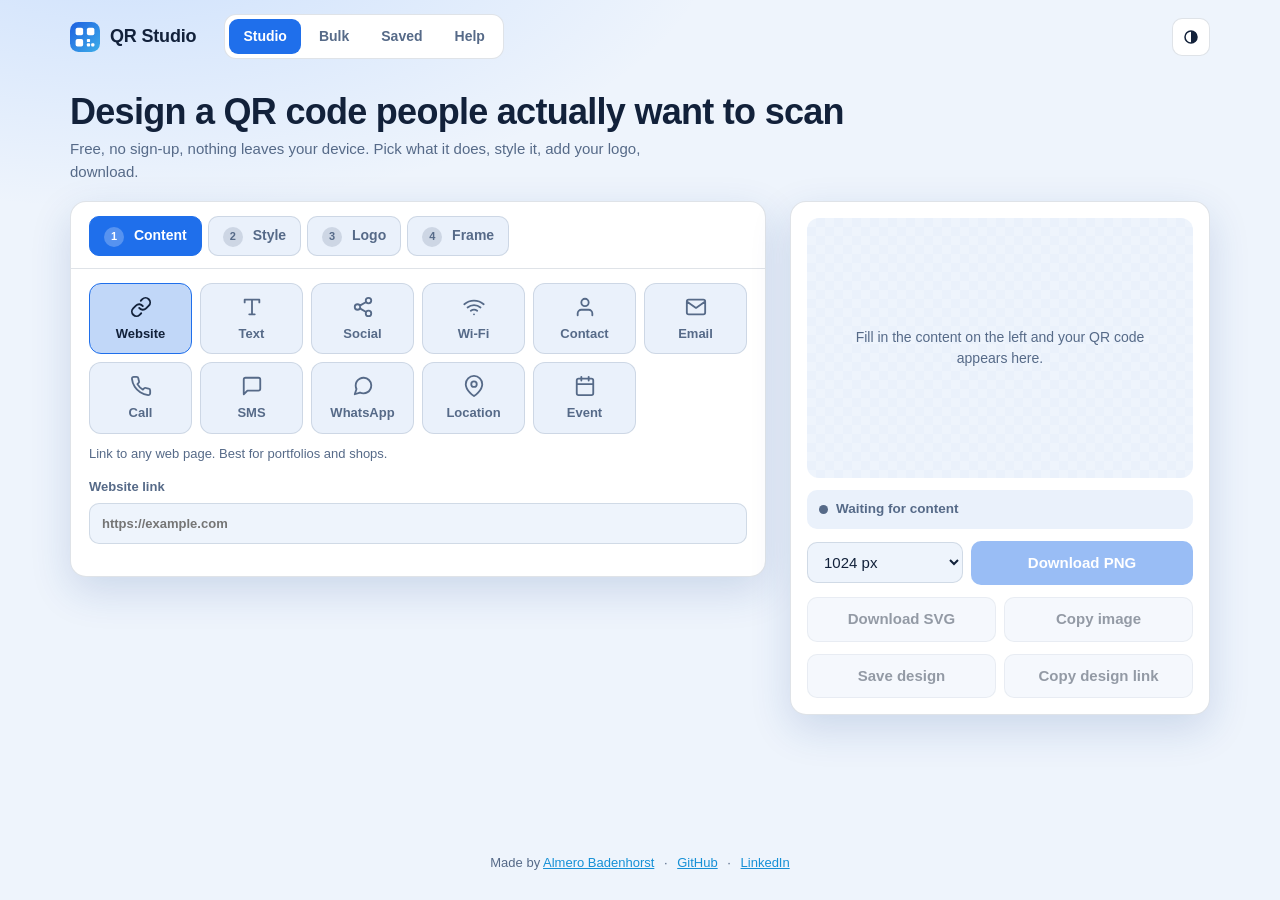
<file: index.html>
<!doctype html>
<html lang="en" data-theme="dark">
<head>
<meta charset="utf-8">
<meta name="viewport" content="width=device-width, initial-scale=1, viewport-fit=cover">
<title>QR Studio | Free custom QR code creator</title>
<meta name="description" content="Create beautiful, custom QR codes for free: links, Wi-Fi, contacts, WhatsApp and more. Add your logo, colours and frames, download PNG or SVG. Private: everything runs in your browser.">
<meta property="og:title" content="QR Studio | Free custom QR code creator">
<meta property="og:description" content="Design QR codes with your own logo, colours and frames. Bulk export, scan check, no sign-up, no tracking.">
<meta name="theme-color" content="#0b1a2f">
<link rel="icon" href="assets/icon.svg" type="image/svg+xml">
<link rel="manifest" href="manifest.webmanifest">
<link rel="apple-touch-icon" href="assets/icon-192.png">
<link rel="stylesheet" href="css/style.css">
</head>
<body>

<header class="top">
  <a class="brand" href="./" aria-label="QR Studio home">
    <svg viewBox="0 0 32 32" width="30" height="30" aria-hidden="true"><rect width="32" height="32" rx="9" fill="url(#bg)"/><defs><linearGradient id="bg" x1="0" y1="0" x2="1" y2="1"><stop offset="0" stop-color="#1d5fe0"/><stop offset="1" stop-color="#3daee9"/></linearGradient></defs><g fill="#fff"><rect x="6" y="6" width="8" height="8" rx="2"/><rect x="18" y="6" width="8" height="8" rx="2"/><rect x="6" y="18" width="8" height="8" rx="2"/><rect x="18" y="18" width="3.4" height="3.4" rx="1"/><rect x="22.6" y="22.6" width="3.4" height="3.4" rx="1"/><rect x="18" y="22.6" width="3.4" height="3.4" rx="1"/></g></svg>
    <span>QR Studio</span>
  </a>
  <nav class="modes" role="tablist" aria-label="Sections">
    <button role="tab" data-view="studio" class="on">Studio</button>
    <button role="tab" data-view="bulk">Bulk</button>
    <button role="tab" data-view="saved">Saved <span id="saved-count" class="count" hidden></span></button>
    <button role="tab" data-view="help">Help</button>
  </nav>
  <div class="top-actions">
    <button id="theme" class="icon-btn" aria-label="Switch light or dark theme" title="Switch theme">
      <svg viewBox="0 0 24 24" width="18" height="18"><circle cx="12" cy="12" r="8" fill="none" stroke="currentColor" stroke-width="2"/><path d="M12 4a8 8 0 0 1 0 16z" fill="currentColor"/></svg>
    </button>
  </div>
</header>

<main>
  <!-- ================= STUDIO ================= -->
  <section id="view-studio" class="view">
    <div class="hero">
      <h1>Design a QR code people actually want to scan</h1>
      <p>Free, no sign-up, nothing leaves your device. Pick what it does, style it, add your logo, download.</p>
    </div>
    <div class="studio">
      <div class="controls">
        <div class="steps" role="tablist" aria-label="Design steps">
          <button role="tab" class="on" data-tab="content"><b>1</b> Content</button>
          <button role="tab" data-tab="style"><b>2</b> Style</button>
          <button role="tab" data-tab="logo"><b>3</b> Logo</button>
          <button role="tab" data-tab="frame"><b>4</b> Frame</button>
        </div>

        <!-- 1 Content -->
        <div class="pane on" id="pane-content">
          <div class="types" id="types" role="radiogroup" aria-label="What should the QR code do?"></div>
          <p class="hint" id="type-hint"></p>
          <div class="fields" id="fields"></div>
          <p class="meta" id="meta"></p>
        </div>

        <!-- 2 Style -->
        <div class="pane" id="pane-style">
          <h3>Quick looks</h3><div class="presets" id="presets"></div>
          <h3>Pattern</h3><div class="opts" id="o-dots" data-bind="style.dots"></div>
          <div class="two">
            <div><h3>Eye frame</h3><div class="opts" id="o-eyeFrame" data-bind="style.eyeFrame"></div></div>
            <div><h3>Eye centre</h3><div class="opts" id="o-eyeBall" data-bind="style.eyeBall"></div></div>
          </div>
          <h3>Colours</h3>
          <div class="row">
            <label class="fld">Main colour<input type="color" data-bind="style.fg"></label>
            <label class="fld">Fill<select data-bind="style.grad"><option value="none">Solid</option><option value="linear">Gradient</option><option value="radial">Radial gradient</option></select></label>
          </div>
          <div class="row" data-showif="style.grad!=none">
            <label class="fld">Second colour<input type="color" data-bind="style.fg2"></label>
            <label class="fld" data-showif="style.grad=linear"><span>Angle <b data-out="style.angle"></b>°</span><input type="range" min="0" max="360" step="5" data-bind="style.angle"></label>
          </div>
          <label class="check"><input type="checkbox" data-bind="style.eyeCustom"> Use a different colour for the eyes</label>
          <div class="row" data-showif="style.eyeCustom"><label class="fld">Eye colour<input type="color" data-bind="style.eyeColor"></label></div>
          <div class="row">
            <label class="fld">Background<input type="color" data-bind="style.bg"></label>
            <label class="check pad-top"><input type="checkbox" data-bind="style.transp"> Transparent (PNG/SVG)</label>
          </div>
          <h3>Shape &amp; safety</h3>
          <div class="row">
            <label class="fld"><span>Corner roundness <b data-out="style.radius"></b></span><input type="range" min="0" max="40" data-bind="style.radius"></label>
            <label class="fld"><span>Quiet border <b data-out="style.margin"></b></span><input type="range" min="0" max="8" data-bind="style.margin"></label>
          </div>
          <label class="fld">Error correction
            <select data-bind="style.ecc"><option value="L">Low (7%): simplest code</option><option value="M">Medium (15%)</option><option value="Q">Quartile (25%)</option><option value="H">High (30%): best with logos</option></select>
          </label>
          <p class="hint">A logo in the middle automatically switches this to High.</p>
        </div>

        <!-- 3 Logo -->
        <div class="pane" id="pane-logo">
          <div class="drop" id="drop" tabindex="0" role="button" aria-label="Upload a logo or photo">
            <input type="file" id="logo-file" accept="image/*" hidden>
            <img id="logo-thumb" alt="" hidden>
            <div><b>Add your logo or photo</b><span>Click, or drop an image here</span></div>
          </div>
          <h3>Or pick an icon</h3><div class="icons" id="icons"></div>
          <div class="row" data-showif="logo.src">
            <label class="fld">Placement
              <select data-bind="logo.place"><option value="center">In the middle of the QR</option><option value="top">On top (Card frame)</option></select>
            </label>
            <label class="fld">Shape
              <select data-bind="logo.shape"><option value="circle">Circle</option><option value="rounded">Rounded square</option><option value="square">Square</option></select>
            </label>
          </div>
          <div data-showif="logo.src">
            <label class="fld" data-showif="logo.place=center"><span>Logo size <b data-out="logo.size"></b>%</span><input type="range" min="10" max="28" data-bind="logo.size"></label>
            <label class="check" data-showif="logo.place=center"><input type="checkbox" data-bind="logo.pad"> White space around the logo</label>
            <button class="btn ghost" id="logo-remove" type="button">Remove logo</button>
          </div>
          <p class="hint">Tip: keep it at 22% or less. The scan check below the preview warns you if it is too big.</p>
        </div>

        <!-- 4 Frame -->
        <div class="pane" id="pane-frame">
          <div class="opts big" id="o-frame" data-bind="frame.kind">
            <button type="button" data-v="none"><span>Plain</span><small>Just the code</small></button>
            <button type="button" data-v="card"><span>Profile card</span><small>Photo, name, code</small></button>
            <button type="button" data-v="badge"><span>Badge</span><small>“Scan me” bar</small></button>
          </div>
          <div data-showif="frame.kind=card">
            <label class="fld">Name or title<input type="text" data-bind="frame.title" maxlength="60"></label>
            <label class="fld">Caption<input type="text" data-bind="frame.caption" maxlength="80" placeholder="e.g. Scan to view my portfolio"></label>
            <label class="check"><input type="checkbox" data-bind="frame.showUrl"> Show the web address under the code</label>
            <p class="hint">Want your photo on top? In the Logo step, set Placement to “On top”.</p>
          </div>
          <div data-showif="frame.kind=badge"><label class="fld">Badge text<input type="text" data-bind="frame.badge" maxlength="24"></label></div>
          <div class="row" data-showif="frame.kind!=none">
            <label class="fld">Colour 1<input type="color" data-bind="frame.c1"></label>
            <label class="fld" data-showif="frame.kind=card">Colour 2<input type="color" data-bind="frame.c2"></label>
            <label class="fld">Text colour<input type="color" data-bind="frame.tc"></label>
          </div>
        </div>
      </div>

      <aside class="stage">
        <div class="preview-card">
          <div id="preview" class="preview" aria-live="polite"></div>
          <div id="scan" class="scan" role="status"></div>
          <ul id="warnings" class="warnings"></ul>
          <div class="actions">
            <select id="px" aria-label="Image size"><option value="512">512 px</option><option value="1024">1024 px</option><option value="2048">2048 px</option><option value="4096">4096 px (print)</option></select>
            <button class="btn" id="dl-png" type="button">Download PNG</button>
          </div>
          <div class="actions two-col">
            <button class="btn ghost" id="dl-svg" type="button">Download SVG</button>
            <button class="btn ghost" id="copy" type="button">Copy image</button>
          </div>
          <div class="actions two-col">
            <button class="btn ghost" id="save" type="button">Save design</button>
            <button class="btn ghost" id="share" type="button">Copy design link</button>
          </div>
        </div>
      </aside>
    </div>
  </section>

  <!-- ================= BULK ================= -->
  <section id="view-bulk" class="view" hidden>
    <div class="hero"><h1>Bulk QR codes</h1><p>Paste a list and get a ZIP of images, all in your current design. Perfect for event tickets, table numbers or product labels.</p></div>
    <div class="bulk">
      <div class="panel">
        <label class="fld">One per line. Optional label first: <code>Label | content</code>
          <textarea id="bulk-text" rows="10" placeholder="Table 1 | https://example.com/menu?t=1&#10;Table 2 | https://example.com/menu?t=2&#10;https://example.com/offer"></textarea>
        </label>
        <div class="row">
          <label class="fld">Treat each line as
            <select id="bulk-mode"><option value="url">A website link (adds https://)</option><option value="text">Plain text</option></select>
          </label>
          <label class="fld">Image size
            <select id="bulk-px"><option value="512">512 px</option><option value="1024" selected>1024 px</option><option value="2048">2048 px</option></select>
          </label>
        </div>
        <label class="check"><input type="checkbox" id="bulk-label"> Use the label as the card title or badge text</label>
        <div class="actions">
          <label class="btn ghost file">Load CSV or TXT<input type="file" id="bulk-file" accept=".csv,.txt,text/plain" hidden></label>
          <button class="btn" id="bulk-go" type="button">Generate</button>
          <button class="btn" id="bulk-zip" type="button" disabled>Download ZIP</button>
        </div>
        <p class="hint" id="bulk-status">Uses the design from the Studio tab. Up to 300 lines.</p>
      </div>
      <div class="grid-out" id="bulk-out"></div>
    </div>
  </section>

  <!-- ================= SAVED ================= -->
  <section id="view-saved" class="view" hidden>
    <div class="hero"><h1>Saved designs</h1><p>Stored only in this browser. Open a design to keep editing it.</p></div>
    <div class="grid-out" id="saved-out"></div>
  </section>

  <!-- ================= HELP ================= -->
  <section id="view-help" class="view" hidden>
    <div class="hero"><h1>Help &amp; good to know</h1></div>
    <div class="help">
      <article class="panel"><h3>Static, so it never expires</h3><p>These QR codes contain your information directly. They work forever, cost nothing and cannot be switched off. The trade-off is that you can’t change the link later or count scans. If you need either, print a short link you control instead.</p></article>
      <article class="panel"><h3>Private by design</h3><p>Everything is made in your browser. Your text, photos and logos are never uploaded. Saved designs live in your browser’s storage only.</p></article>
      <article class="panel"><h3>Make it scan every time</h3><ul><li>Dark pattern on a light background scans best.</li><li>Keep the logo at 22% or less.</li><li>Shorter links make simpler, easier codes.</li><li>Print at least 2 cm (¾ in) wide. Test with a phone first.</li><li>Watch the scan check under the preview.</li></ul></article>
      <article class="panel"><h3>Shortcuts</h3><ul><li><code>?url=https://…</code> after the address pre-fills a link.</li><li>“Copy design link” shares your style (not your logo) with anyone.</li><li>Install it as an app from your browser menu to use it offline.</li></ul></article>
      <article class="panel"><h3>Open source</h3><p>Built with plain HTML, CSS and JavaScript by Almero Badenhorst. QR encoding by <a href="https://github.com/kazuhikoarase/qrcode-generator" target="_blank" rel="noopener">qrcode-generator</a>, scan check by <a href="https://github.com/cozmo/jsQR" target="_blank" rel="noopener">jsQR</a>.</p></article>
    </div>
  </section>
</main>

<footer class="foot">
  <span>Made by <a href="https://sneeuman.github.io/personal-website/" target="_blank" rel="noopener">Almero Badenhorst</a></span>
  <span class="dot">·</span>
  <a href="https://github.com/Sneeuman" target="_blank" rel="noopener">GitHub</a>
  <span class="dot">·</span>
  <a href="https://www.linkedin.com/in/almero-badenhorst-b879a4302/" target="_blank" rel="noopener">LinkedIn</a>
</footer>

<div id="toast" role="status" aria-live="polite"></div>

<script src="vendor/qrcode.js"></script>
<script src="vendor/jsQR.js"></script>
<script src="js/payloads.js"></script>
<script src="js/qr-core.js"></script>
<script src="js/render.js"></script>
<script src="js/export.js"></script>
<script src="js/storage.js"></script>
<script src="js/scancheck.js"></script>
<script src="js/main.js"></script>
</body>
</html>
</file>
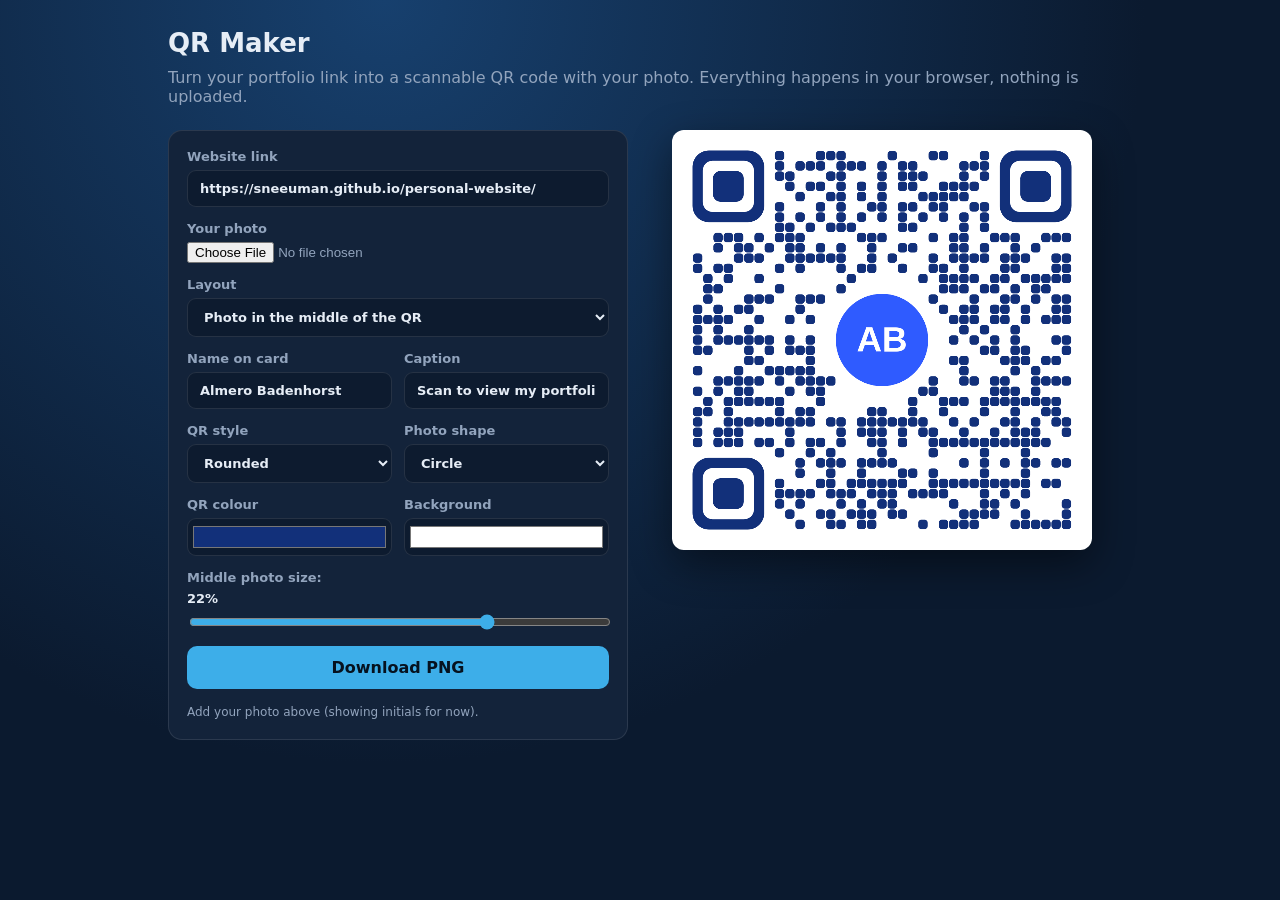
<file: qr-maker.html>
<!doctype html>
<html lang="en">
<head>
<meta charset="utf-8">
<meta name="viewport" content="width=device-width, initial-scale=1">
<title>QR Maker | Almero Badenhorst</title>
<style>
:root { --bg:#0b1a2f; --panel:#13233a; --line:rgba(255,255,255,.1); --text:#e6edf6; --muted:#92a4bd; --accent:#3daee9; }
* { box-sizing: border-box; }
body { margin:0; font-family: "Noto Sans","Segoe UI",system-ui,sans-serif; background: radial-gradient(ellipse at 30% 0%, #17406e, var(--bg) 60%); color: var(--text); min-height:100vh; }
main { max-width: 980px; margin: 0 auto; padding: 28px 18px 48px; display:grid; grid-template-columns: 1fr 1fr; gap: 24px; }
h1 { grid-column: 1/-1; margin:0; font-size: 26px; } .lead { grid-column:1/-1; margin:-14px 0 0; color:var(--muted); }
.panel { background: var(--panel); border:1px solid var(--line); border-radius: 14px; padding: 18px; display:grid; gap: 14px; align-content:start; }
label b { display:inline; color: var(--text); }
label { display:grid; gap:6px; font-size:13px; color:var(--muted); font-weight:600; }
input[type=text], input[type=url], select { width:100%; padding:10px 12px; border-radius:9px; border:1px solid var(--line); background:#0d1b2f; color:var(--text); font:inherit; }
input[type=file] { color: var(--muted); }
input[type=range] { width:100%; accent-color: var(--accent); }
input[type=color] { width: 100%; height: 38px; border:1px solid var(--line); border-radius:9px; background:#0d1b2f; padding:3px; }
.row { display:grid; grid-template-columns: 1fr 1fr; gap: 12px; }
button { padding: 12px 16px; border-radius: 10px; border:0; background: var(--accent); color:#06121f; font: inherit; font-weight:700; cursor:pointer; }
button:hover { filter: brightness(1.1); }
.preview { display:grid; justify-items:center; gap: 14px; position: sticky; top: 18px; align-self:start; }
canvas { width: 100%; max-width: 420px; height: auto; border-radius: 12px; background:#fff; box-shadow: 0 14px 40px rgba(0,0,0,.45); }
.hint { font-size:12px; color: var(--muted); margin:0; line-height:1.5; }
.ok { color:#7fd0ff; }
@media (max-width: 760px) { main { grid-template-columns: 1fr; } .preview { position: static; } }
</style>
</head>
<body>
<main>
  <h1>QR Maker</h1>
  <p class="lead">Turn your portfolio link into a scannable QR code with your photo. Everything happens in your browser, nothing is uploaded.</p>

  <section class="panel">
    <label>Website link
      <input id="url" type="url" value="https://sneeuman.github.io/personal-website/" spellcheck="false">
    </label>
    <label>Your photo
      <input id="photo" type="file" accept="image/*">
    </label>
    <label>Layout
      <select id="layout">
        <option value="center">Photo in the middle of the QR</option>
        <option value="card">Card: photo on top, QR below</option>
      </select>
    </label>
    <div class="row">
      <label>Name on card <input id="name" type="text" value="Almero Badenhorst"></label>
      <label>Caption <input id="caption" type="text" value="Scan to view my portfolio"></label>
    </div>
    <div class="row">
      <label>QR style
        <select id="style"><option value="rounded">Rounded</option><option value="dots">Dots</option><option value="square">Square</option></select>
      </label>
      <label>Photo shape
        <select id="shape"><option value="circle">Circle</option><option value="rounded">Rounded square</option></select>
      </label>
    </div>
    <div class="row">
      <label>QR colour <input id="fg" type="color" value="#12307a"></label>
      <label>Background <input id="bg" type="color" value="#ffffff"></label>
    </div>
    <label>Middle photo size: <b><span id="szv">22</span>%</b>
      <input id="size" type="range" min="12" max="26" value="22">
    </label>
    <button id="dl" type="button">Download PNG</button>
    <p class="hint" id="status">Add your photo above. Always test the saved image with your phone camera before sharing it.</p>
  </section>

  <section class="preview">
    <canvas id="cv" width="1200" height="1200" aria-label="QR code preview"></canvas>
  </section>
</main>

<script>
//---------------------------------------------------------------------
//
// QR Code Generator for JavaScript
//
// Copyright (c) 2009 Kazuhiko Arase
//
// URL: http://www.d-project.com/
//
// Licensed under the MIT license:
//  http://www.opensource.org/licenses/mit-license.php
//
// The word 'QR Code' is registered trademark of
// DENSO WAVE INCORPORATED
//  http://www.denso-wave.com/qrcode/faqpatent-e.html
//
//---------------------------------------------------------------------

var qrcode = function() {

  //---------------------------------------------------------------------
  // qrcode
  //---------------------------------------------------------------------

  /**
   * qrcode
   * @param typeNumber 1 to 40
   * @param errorCorrectionLevel 'L','M','Q','H'
   */
  var qrcode = function(typeNumber, errorCorrectionLevel) {

    var PAD0 = 0xEC;
    var PAD1 = 0x11;

    var _typeNumber = typeNumber;
    var _errorCorrectionLevel = QRErrorCorrectionLevel[errorCorrectionLevel];
    var _modules = null;
    var _moduleCount = 0;
    var _dataCache = null;
    var _dataList = [];

    var _this = {};

    var makeImpl = function(test, maskPattern) {

      _moduleCount = _typeNumber * 4 + 17;
      _modules = function(moduleCount) {
        var modules = new Array(moduleCount);
        for (var row = 0; row < moduleCount; row += 1) {
          modules[row] = new Array(moduleCount);
          for (var col = 0; col < moduleCount; col += 1) {
            modules[row][col] = null;
          }
        }
        return modules;
      }(_moduleCount);

      setupPositionProbePattern(0, 0);
      setupPositionProbePattern(_moduleCount - 7, 0);
      setupPositionProbePattern(0, _moduleCount - 7);
      setupPositionAdjustPattern();
      setupTimingPattern();
      setupTypeInfo(test, maskPattern);

      if (_typeNumber >= 7) {
        setupTypeNumber(test);
      }

      if (_dataCache == null) {
        _dataCache = createData(_typeNumber, _errorCorrectionLevel, _dataList);
      }

      mapData(_dataCache, maskPattern);
    };

    var setupPositionProbePattern = function(row, col) {

      for (var r = -1; r <= 7; r += 1) {

        if (row + r <= -1 || _moduleCount <= row + r) continue;

        for (var c = -1; c <= 7; c += 1) {

          if (col + c <= -1 || _moduleCount <= col + c) continue;

          if ( (0 <= r && r <= 6 && (c == 0 || c == 6) )
              || (0 <= c && c <= 6 && (r == 0 || r == 6) )
              || (2 <= r && r <= 4 && 2 <= c && c <= 4) ) {
            _modules[row + r][col + c] = true;
          } else {
            _modules[row + r][col + c] = false;
          }
        }
      }
    };

    var getBestMaskPattern = function() {

      var minLostPoint = 0;
      var pattern = 0;

      for (var i = 0; i < 8; i += 1) {

        makeImpl(true, i);

        var lostPoint = QRUtil.getLostPoint(_this);

        if (i == 0 || minLostPoint > lostPoint) {
          minLostPoint = lostPoint;
          pattern = i;
        }
      }

      return pattern;
    };

    var setupTimingPattern = function() {

      for (var r = 8; r < _moduleCount - 8; r += 1) {
        if (_modules[r][6] != null) {
          continue;
        }
        _modules[r][6] = (r % 2 == 0);
      }

      for (var c = 8; c < _moduleCount - 8; c += 1) {
        if (_modules[6][c] != null) {
          continue;
        }
        _modules[6][c] = (c % 2 == 0);
      }
    };

    var setupPositionAdjustPattern = function() {

      var pos = QRUtil.getPatternPosition(_typeNumber);

      for (var i = 0; i < pos.length; i += 1) {

        for (var j = 0; j < pos.length; j += 1) {

          var row = pos[i];
          var col = pos[j];

          if (_modules[row][col] != null) {
            continue;
          }

          for (var r = -2; r <= 2; r += 1) {

            for (var c = -2; c <= 2; c += 1) {

              if (r == -2 || r == 2 || c == -2 || c == 2
                  || (r == 0 && c == 0) ) {
                _modules[row + r][col + c] = true;
              } else {
                _modules[row + r][col + c] = false;
              }
            }
          }
        }
      }
    };

    var setupTypeNumber = function(test) {

      var bits = QRUtil.getBCHTypeNumber(_typeNumber);

      for (var i = 0; i < 18; i += 1) {
        var mod = (!test && ( (bits >> i) & 1) == 1);
        _modules[Math.floor(i / 3)][i % 3 + _moduleCount - 8 - 3] = mod;
      }

      for (var i = 0; i < 18; i += 1) {
        var mod = (!test && ( (bits >> i) & 1) == 1);
        _modules[i % 3 + _moduleCount - 8 - 3][Math.floor(i / 3)] = mod;
      }
    };

    var setupTypeInfo = function(test, maskPattern) {

      var data = (_errorCorrectionLevel << 3) | maskPattern;
      var bits = QRUtil.getBCHTypeInfo(data);

      // vertical
      for (var i = 0; i < 15; i += 1) {

        var mod = (!test && ( (bits >> i) & 1) == 1);

        if (i < 6) {
          _modules[i][8] = mod;
        } else if (i < 8) {
          _modules[i + 1][8] = mod;
        } else {
          _modules[_moduleCount - 15 + i][8] = mod;
        }
      }

      // horizontal
      for (var i = 0; i < 15; i += 1) {

        var mod = (!test && ( (bits >> i) & 1) == 1);

        if (i < 8) {
          _modules[8][_moduleCount - i - 1] = mod;
        } else if (i < 9) {
          _modules[8][15 - i - 1 + 1] = mod;
        } else {
          _modules[8][15 - i - 1] = mod;
        }
      }

      // fixed module
      _modules[_moduleCount - 8][8] = (!test);
    };

    var mapData = function(data, maskPattern) {

      var inc = -1;
      var row = _moduleCount - 1;
      var bitIndex = 7;
      var byteIndex = 0;
      var maskFunc = QRUtil.getMaskFunction(maskPattern);

      for (var col = _moduleCount - 1; col > 0; col -= 2) {

        if (col == 6) col -= 1;

        while (true) {

          for (var c = 0; c < 2; c += 1) {

            if (_modules[row][col - c] == null) {

              var dark = false;

              if (byteIndex < data.length) {
                dark = ( ( (data[byteIndex] >>> bitIndex) & 1) == 1);
              }

              var mask = maskFunc(row, col - c);

              if (mask) {
                dark = !dark;
              }

              _modules[row][col - c] = dark;
              bitIndex -= 1;

              if (bitIndex == -1) {
                byteIndex += 1;
                bitIndex = 7;
              }
            }
          }

          row += inc;

          if (row < 0 || _moduleCount <= row) {
            row -= inc;
            inc = -inc;
            break;
          }
        }
      }
    };

    var createBytes = function(buffer, rsBlocks) {

      var offset = 0;

      var maxDcCount = 0;
      var maxEcCount = 0;

      var dcdata = new Array(rsBlocks.length);
      var ecdata = new Array(rsBlocks.length);

      for (var r = 0; r < rsBlocks.length; r += 1) {

        var dcCount = rsBlocks[r].dataCount;
        var ecCount = rsBlocks[r].totalCount - dcCount;

        maxDcCount = Math.max(maxDcCount, dcCount);
        maxEcCount = Math.max(maxEcCount, ecCount);

        dcdata[r] = new Array(dcCount);

        for (var i = 0; i < dcdata[r].length; i += 1) {
          dcdata[r][i] = 0xff & buffer.getBuffer()[i + offset];
        }
        offset += dcCount;

        var rsPoly = QRUtil.getErrorCorrectPolynomial(ecCount);
        var rawPoly = qrPolynomial(dcdata[r], rsPoly.getLength() - 1);

        var modPoly = rawPoly.mod(rsPoly);
        ecdata[r] = new Array(rsPoly.getLength() - 1);
        for (var i = 0; i < ecdata[r].length; i += 1) {
          var modIndex = i + modPoly.getLength() - ecdata[r].length;
          ecdata[r][i] = (modIndex >= 0)? modPoly.getAt(modIndex) : 0;
        }
      }

      var totalCodeCount = 0;
      for (var i = 0; i < rsBlocks.length; i += 1) {
        totalCodeCount += rsBlocks[i].totalCount;
      }

      var data = new Array(totalCodeCount);
      var index = 0;

      for (var i = 0; i < maxDcCount; i += 1) {
        for (var r = 0; r < rsBlocks.length; r += 1) {
          if (i < dcdata[r].length) {
            data[index] = dcdata[r][i];
            index += 1;
          }
        }
      }

      for (var i = 0; i < maxEcCount; i += 1) {
        for (var r = 0; r < rsBlocks.length; r += 1) {
          if (i < ecdata[r].length) {
            data[index] = ecdata[r][i];
            index += 1;
          }
        }
      }

      return data;
    };

    var createData = function(typeNumber, errorCorrectionLevel, dataList) {

      var rsBlocks = QRRSBlock.getRSBlocks(typeNumber, errorCorrectionLevel);

      var buffer = qrBitBuffer();

      for (var i = 0; i < dataList.length; i += 1) {
        var data = dataList[i];
        buffer.put(data.getMode(), 4);
        buffer.put(data.getLength(), QRUtil.getLengthInBits(data.getMode(), typeNumber) );
        data.write(buffer);
      }

      // calc num max data.
      var totalDataCount = 0;
      for (var i = 0; i < rsBlocks.length; i += 1) {
        totalDataCount += rsBlocks[i].dataCount;
      }

      if (buffer.getLengthInBits() > totalDataCount * 8) {
        throw 'code length overflow. ('
          + buffer.getLengthInBits()
          + '>'
          + totalDataCount * 8
          + ')';
      }

      // end code
      if (buffer.getLengthInBits() + 4 <= totalDataCount * 8) {
        buffer.put(0, 4);
      }

      // padding
      while (buffer.getLengthInBits() % 8 != 0) {
        buffer.putBit(false);
      }

      // padding
      while (true) {

        if (buffer.getLengthInBits() >= totalDataCount * 8) {
          break;
        }
        buffer.put(PAD0, 8);

        if (buffer.getLengthInBits() >= totalDataCount * 8) {
          break;
        }
        buffer.put(PAD1, 8);
      }

      return createBytes(buffer, rsBlocks);
    };

    _this.addData = function(data, mode) {

      mode = mode || 'Byte';

      var newData = null;

      switch(mode) {
      case 'Numeric' :
        newData = qrNumber(data);
        break;
      case 'Alphanumeric' :
        newData = qrAlphaNum(data);
        break;
      case 'Byte' :
        newData = qr8BitByte(data);
        break;
      case 'Kanji' :
        newData = qrKanji(data);
        break;
      default :
        throw 'mode:' + mode;
      }

      _dataList.push(newData);
      _dataCache = null;
    };

    _this.isDark = function(row, col) {
      if (row < 0 || _moduleCount <= row || col < 0 || _moduleCount <= col) {
        throw row + ',' + col;
      }
      return _modules[row][col];
    };

    _this.getModuleCount = function() {
      return _moduleCount;
    };

    _this.make = function() {
      if (_typeNumber < 1) {
        var typeNumber = 1;

        for (; typeNumber < 40; typeNumber++) {
          var rsBlocks = QRRSBlock.getRSBlocks(typeNumber, _errorCorrectionLevel);
          var buffer = qrBitBuffer();

          for (var i = 0; i < _dataList.length; i++) {
            var data = _dataList[i];
            buffer.put(data.getMode(), 4);
            buffer.put(data.getLength(), QRUtil.getLengthInBits(data.getMode(), typeNumber) );
            data.write(buffer);
          }

          var totalDataCount = 0;
          for (var i = 0; i < rsBlocks.length; i++) {
            totalDataCount += rsBlocks[i].dataCount;
          }

          if (buffer.getLengthInBits() <= totalDataCount * 8) {
            break;
          }
        }

        _typeNumber = typeNumber;
      }

      makeImpl(false, getBestMaskPattern() );
    };

    _this.createTableTag = function(cellSize, margin) {

      cellSize = cellSize || 2;
      margin = (typeof margin == 'undefined')? cellSize * 4 : margin;

      var qrHtml = '';

      qrHtml += '<table style="';
      qrHtml += ' border-width: 0px; border-style: none;';
      qrHtml += ' border-collapse: collapse;';
      qrHtml += ' padding: 0px; margin: ' + margin + 'px;';
      qrHtml += '">';
      qrHtml += '<tbody>';

      for (var r = 0; r < _this.getModuleCount(); r += 1) {

        qrHtml += '<tr>';

        for (var c = 0; c < _this.getModuleCount(); c += 1) {
          qrHtml += '<td style="';
          qrHtml += ' border-width: 0px; border-style: none;';
          qrHtml += ' border-collapse: collapse;';
          qrHtml += ' padding: 0px; margin: 0px;';
          qrHtml += ' width: ' + cellSize + 'px;';
          qrHtml += ' height: ' + cellSize + 'px;';
          qrHtml += ' background-color: ';
          qrHtml += _this.isDark(r, c)? '#000000' : '#ffffff';
          qrHtml += ';';
          qrHtml += '"/>';
        }

        qrHtml += '</tr>';
      }

      qrHtml += '</tbody>';
      qrHtml += '</table>';

      return qrHtml;
    };

    _this.createSvgTag = function(cellSize, margin, alt, title) {

      var opts = {};
      if (typeof arguments[0] == 'object') {
        // Called by options.
        opts = arguments[0];
        // overwrite cellSize and margin.
        cellSize = opts.cellSize;
        margin = opts.margin;
        alt = opts.alt;
        title = opts.title;
      }

      cellSize = cellSize || 2;
      margin = (typeof margin == 'undefined')? cellSize * 4 : margin;

      // Compose alt property surrogate
      alt = (typeof alt === 'string') ? {text: alt} : alt || {};
      alt.text = alt.text || null;
      alt.id = (alt.text) ? alt.id || 'qrcode-description' : null;

      // Compose title property surrogate
      title = (typeof title === 'string') ? {text: title} : title || {};
      title.text = title.text || null;
      title.id = (title.text) ? title.id || 'qrcode-title' : null;

      var size = _this.getModuleCount() * cellSize + margin * 2;
      var c, mc, r, mr, qrSvg='', rect;

      rect = 'l' + cellSize + ',0 0,' + cellSize +
        ' -' + cellSize + ',0 0,-' + cellSize + 'z ';

      qrSvg += '<svg version="1.1" xmlns="http://www.w3.org/2000/svg"';
      qrSvg += !opts.scalable ? ' width="' + size + 'px" height="' + size + 'px"' : '';
      qrSvg += ' viewBox="0 0 ' + size + ' ' + size + '" ';
      qrSvg += ' preserveAspectRatio="xMinYMin meet"';
      qrSvg += (title.text || alt.text) ? ' role="img" aria-labelledby="' +
          escapeXml([title.id, alt.id].join(' ').trim() ) + '"' : '';
      qrSvg += '>';
      qrSvg += (title.text) ? '<title id="' + escapeXml(title.id) + '">' +
          escapeXml(title.text) + '</title>' : '';
      qrSvg += (alt.text) ? '<description id="' + escapeXml(alt.id) + '">' +
          escapeXml(alt.text) + '</description>' : '';
      qrSvg += '<rect width="100%" height="100%" fill="white" cx="0" cy="0"/>';
      qrSvg += '<path d="';

      for (r = 0; r < _this.getModuleCount(); r += 1) {
        mr = r * cellSize + margin;
        for (c = 0; c < _this.getModuleCount(); c += 1) {
          if (_this.isDark(r, c) ) {
            mc = c*cellSize+margin;
            qrSvg += 'M' + mc + ',' + mr + rect;
          }
        }
      }

      qrSvg += '" stroke="transparent" fill="black"/>';
      qrSvg += '</svg>';

      return qrSvg;
    };

    _this.createDataURL = function(cellSize, margin) {

      cellSize = cellSize || 2;
      margin = (typeof margin == 'undefined')? cellSize * 4 : margin;

      var size = _this.getModuleCount() * cellSize + margin * 2;
      var min = margin;
      var max = size - margin;

      return createDataURL(size, size, function(x, y) {
        if (min <= x && x < max && min <= y && y < max) {
          var c = Math.floor( (x - min) / cellSize);
          var r = Math.floor( (y - min) / cellSize);
          return _this.isDark(r, c)? 0 : 1;
        } else {
          return 1;
        }
      } );
    };

    _this.createImgTag = function(cellSize, margin, alt) {

      cellSize = cellSize || 2;
      margin = (typeof margin == 'undefined')? cellSize * 4 : margin;

      var size = _this.getModuleCount() * cellSize + margin * 2;

      var img = '';
      img += '<img';
      img += '\u0020src="';
      img += _this.createDataURL(cellSize, margin);
      img += '"';
      img += '\u0020width="';
      img += size;
      img += '"';
      img += '\u0020height="';
      img += size;
      img += '"';
      if (alt) {
        img += '\u0020alt="';
        img += escapeXml(alt);
        img += '"';
      }
      img += '/>';

      return img;
    };

    var escapeXml = function(s) {
      var escaped = '';
      for (var i = 0; i < s.length; i += 1) {
        var c = s.charAt(i);
        switch(c) {
        case '<': escaped += '&lt;'; break;
        case '>': escaped += '&gt;'; break;
        case '&': escaped += '&amp;'; break;
        case '"': escaped += '&quot;'; break;
        default : escaped += c; break;
        }
      }
      return escaped;
    };

    var _createHalfASCII = function(margin) {
      var cellSize = 1;
      margin = (typeof margin == 'undefined')? cellSize * 2 : margin;

      var size = _this.getModuleCount() * cellSize + margin * 2;
      var min = margin;
      var max = size - margin;

      var y, x, r1, r2, p;

      var blocks = {
        '██': '█',
        '█ ': '▀',
        ' █': '▄',
        '  ': ' '
      };

      var blocksLastLineNoMargin = {
        '██': '▀',
        '█ ': '▀',
        ' █': ' ',
        '  ': ' '
      };

      var ascii = '';
      for (y = 0; y < size; y += 2) {
        r1 = Math.floor((y - min) / cellSize);
        r2 = Math.floor((y + 1 - min) / cellSize);
        for (x = 0; x < size; x += 1) {
          p = '█';

          if (min <= x && x < max && min <= y && y < max && _this.isDark(r1, Math.floor((x - min) / cellSize))) {
            p = ' ';
          }

          if (min <= x && x < max && min <= y+1 && y+1 < max && _this.isDark(r2, Math.floor((x - min) / cellSize))) {
            p += ' ';
          }
          else {
            p += '█';
          }

          // Output 2 characters per pixel, to create full square. 1 character per pixels gives only half width of square.
          ascii += (margin < 1 && y+1 >= max) ? blocksLastLineNoMargin[p] : blocks[p];
        }

        ascii += '\n';
      }

      if (size % 2 && margin > 0) {
        return ascii.substring(0, ascii.length - size - 1) + Array(size+1).join('▀');
      }

      return ascii.substring(0, ascii.length-1);
    };

    _this.createASCII = function(cellSize, margin) {
      cellSize = cellSize || 1;

      if (cellSize < 2) {
        return _createHalfASCII(margin);
      }

      cellSize -= 1;
      margin = (typeof margin == 'undefined')? cellSize * 2 : margin;

      var size = _this.getModuleCount() * cellSize + margin * 2;
      var min = margin;
      var max = size - margin;

      var y, x, r, p;

      var white = Array(cellSize+1).join('██');
      var black = Array(cellSize+1).join('  ');

      var ascii = '';
      var line = '';
      for (y = 0; y < size; y += 1) {
        r = Math.floor( (y - min) / cellSize);
        line = '';
        for (x = 0; x < size; x += 1) {
          p = 1;

          if (min <= x && x < max && min <= y && y < max && _this.isDark(r, Math.floor((x - min) / cellSize))) {
            p = 0;
          }

          // Output 2 characters per pixel, to create full square. 1 character per pixels gives only half width of square.
          line += p ? white : black;
        }

        for (r = 0; r < cellSize; r += 1) {
          ascii += line + '\n';
        }
      }

      return ascii.substring(0, ascii.length-1);
    };

    _this.renderTo2dContext = function(context, cellSize) {
      cellSize = cellSize || 2;
      var length = _this.getModuleCount();
      for (var row = 0; row < length; row++) {
        for (var col = 0; col < length; col++) {
          context.fillStyle = _this.isDark(row, col) ? 'black' : 'white';
          context.fillRect(col * cellSize, row * cellSize, cellSize, cellSize);
        }
      }
    }

    return _this;
  };

  //---------------------------------------------------------------------
  // qrcode.stringToBytes
  //---------------------------------------------------------------------

  qrcode.stringToBytesFuncs = {
    'default' : function(s) {
      var bytes = [];
      for (var i = 0; i < s.length; i += 1) {
        var c = s.charCodeAt(i);
        bytes.push(c & 0xff);
      }
      return bytes;
    }
  };

  qrcode.stringToBytes = qrcode.stringToBytesFuncs['default'];

  //---------------------------------------------------------------------
  // qrcode.createStringToBytes
  //---------------------------------------------------------------------

  /**
   * @param unicodeData base64 string of byte array.
   * [16bit Unicode],[16bit Bytes], ...
   * @param numChars
   */
  qrcode.createStringToBytes = function(unicodeData, numChars) {

    // create conversion map.

    var unicodeMap = function() {

      var bin = base64DecodeInputStream(unicodeData);
      var read = function() {
        var b = bin.read();
        if (b == -1) throw 'eof';
        return b;
      };

      var count = 0;
      var unicodeMap = {};
      while (true) {
        var b0 = bin.read();
        if (b0 == -1) break;
        var b1 = read();
        var b2 = read();
        var b3 = read();
        var k = String.fromCharCode( (b0 << 8) | b1);
        var v = (b2 << 8) | b3;
        unicodeMap[k] = v;
        count += 1;
      }
      if (count != numChars) {
        throw count + ' != ' + numChars;
      }

      return unicodeMap;
    }();

    var unknownChar = '?'.charCodeAt(0);

    return function(s) {
      var bytes = [];
      for (var i = 0; i < s.length; i += 1) {
        var c = s.charCodeAt(i);
        if (c < 128) {
          bytes.push(c);
        } else {
          var b = unicodeMap[s.charAt(i)];
          if (typeof b == 'number') {
            if ( (b & 0xff) == b) {
              // 1byte
              bytes.push(b);
            } else {
              // 2bytes
              bytes.push(b >>> 8);
              bytes.push(b & 0xff);
            }
          } else {
            bytes.push(unknownChar);
          }
        }
      }
      return bytes;
    };
  };

  //---------------------------------------------------------------------
  // QRMode
  //---------------------------------------------------------------------

  var QRMode = {
    MODE_NUMBER :    1 << 0,
    MODE_ALPHA_NUM : 1 << 1,
    MODE_8BIT_BYTE : 1 << 2,
    MODE_KANJI :     1 << 3
  };

  //---------------------------------------------------------------------
  // QRErrorCorrectionLevel
  //---------------------------------------------------------------------

  var QRErrorCorrectionLevel = {
    L : 1,
    M : 0,
    Q : 3,
    H : 2
  };

  //---------------------------------------------------------------------
  // QRMaskPattern
  //---------------------------------------------------------------------

  var QRMaskPattern = {
    PATTERN000 : 0,
    PATTERN001 : 1,
    PATTERN010 : 2,
    PATTERN011 : 3,
    PATTERN100 : 4,
    PATTERN101 : 5,
    PATTERN110 : 6,
    PATTERN111 : 7
  };

  //---------------------------------------------------------------------
  // QRUtil
  //---------------------------------------------------------------------

  var QRUtil = function() {

    var PATTERN_POSITION_TABLE = [
      [],
      [6, 18],
      [6, 22],
      [6, 26],
      [6, 30],
      [6, 34],
      [6, 22, 38],
      [6, 24, 42],
      [6, 26, 46],
      [6, 28, 50],
      [6, 30, 54],
      [6, 32, 58],
      [6, 34, 62],
      [6, 26, 46, 66],
      [6, 26, 48, 70],
      [6, 26, 50, 74],
      [6, 30, 54, 78],
      [6, 30, 56, 82],
      [6, 30, 58, 86],
      [6, 34, 62, 90],
      [6, 28, 50, 72, 94],
      [6, 26, 50, 74, 98],
      [6, 30, 54, 78, 102],
      [6, 28, 54, 80, 106],
      [6, 32, 58, 84, 110],
      [6, 30, 58, 86, 114],
      [6, 34, 62, 90, 118],
      [6, 26, 50, 74, 98, 122],
      [6, 30, 54, 78, 102, 126],
      [6, 26, 52, 78, 104, 130],
      [6, 30, 56, 82, 108, 134],
      [6, 34, 60, 86, 112, 138],
      [6, 30, 58, 86, 114, 142],
      [6, 34, 62, 90, 118, 146],
      [6, 30, 54, 78, 102, 126, 150],
      [6, 24, 50, 76, 102, 128, 154],
      [6, 28, 54, 80, 106, 132, 158],
      [6, 32, 58, 84, 110, 136, 162],
      [6, 26, 54, 82, 110, 138, 166],
      [6, 30, 58, 86, 114, 142, 170]
    ];
    var G15 = (1 << 10) | (1 << 8) | (1 << 5) | (1 << 4) | (1 << 2) | (1 << 1) | (1 << 0);
    var G18 = (1 << 12) | (1 << 11) | (1 << 10) | (1 << 9) | (1 << 8) | (1 << 5) | (1 << 2) | (1 << 0);
    var G15_MASK = (1 << 14) | (1 << 12) | (1 << 10) | (1 << 4) | (1 << 1);

    var _this = {};

    var getBCHDigit = function(data) {
      var digit = 0;
      while (data != 0) {
        digit += 1;
        data >>>= 1;
      }
      return digit;
    };

    _this.getBCHTypeInfo = function(data) {
      var d = data << 10;
      while (getBCHDigit(d) - getBCHDigit(G15) >= 0) {
        d ^= (G15 << (getBCHDigit(d) - getBCHDigit(G15) ) );
      }
      return ( (data << 10) | d) ^ G15_MASK;
    };

    _this.getBCHTypeNumber = function(data) {
      var d = data << 12;
      while (getBCHDigit(d) - getBCHDigit(G18) >= 0) {
        d ^= (G18 << (getBCHDigit(d) - getBCHDigit(G18) ) );
      }
      return (data << 12) | d;
    };

    _this.getPatternPosition = function(typeNumber) {
      return PATTERN_POSITION_TABLE[typeNumber - 1];
    };

    _this.getMaskFunction = function(maskPattern) {

      switch (maskPattern) {

      case QRMaskPattern.PATTERN000 :
        return function(i, j) { return (i + j) % 2 == 0; };
      case QRMaskPattern.PATTERN001 :
        return function(i, j) { return i % 2 == 0; };
      case QRMaskPattern.PATTERN010 :
        return function(i, j) { return j % 3 == 0; };
      case QRMaskPattern.PATTERN011 :
        return function(i, j) { return (i + j) % 3 == 0; };
      case QRMaskPattern.PATTERN100 :
        return function(i, j) { return (Math.floor(i / 2) + Math.floor(j / 3) ) % 2 == 0; };
      case QRMaskPattern.PATTERN101 :
        return function(i, j) { return (i * j) % 2 + (i * j) % 3 == 0; };
      case QRMaskPattern.PATTERN110 :
        return function(i, j) { return ( (i * j) % 2 + (i * j) % 3) % 2 == 0; };
      case QRMaskPattern.PATTERN111 :
        return function(i, j) { return ( (i * j) % 3 + (i + j) % 2) % 2 == 0; };

      default :
        throw 'bad maskPattern:' + maskPattern;
      }
    };

    _this.getErrorCorrectPolynomial = function(errorCorrectLength) {
      var a = qrPolynomial([1], 0);
      for (var i = 0; i < errorCorrectLength; i += 1) {
        a = a.multiply(qrPolynomial([1, QRMath.gexp(i)], 0) );
      }
      return a;
    };

    _this.getLengthInBits = function(mode, type) {

      if (1 <= type && type < 10) {

        // 1 - 9

        switch(mode) {
        case QRMode.MODE_NUMBER    : return 10;
        case QRMode.MODE_ALPHA_NUM : return 9;
        case QRMode.MODE_8BIT_BYTE : return 8;
        case QRMode.MODE_KANJI     : return 8;
        default :
          throw 'mode:' + mode;
        }

      } else if (type < 27) {

        // 10 - 26

        switch(mode) {
        case QRMode.MODE_NUMBER    : return 12;
        case QRMode.MODE_ALPHA_NUM : return 11;
        case QRMode.MODE_8BIT_BYTE : return 16;
        case QRMode.MODE_KANJI     : return 10;
        default :
          throw 'mode:' + mode;
        }

      } else if (type < 41) {

        // 27 - 40

        switch(mode) {
        case QRMode.MODE_NUMBER    : return 14;
        case QRMode.MODE_ALPHA_NUM : return 13;
        case QRMode.MODE_8BIT_BYTE : return 16;
        case QRMode.MODE_KANJI     : return 12;
        default :
          throw 'mode:' + mode;
        }

      } else {
        throw 'type:' + type;
      }
    };

    _this.getLostPoint = function(qrcode) {

      var moduleCount = qrcode.getModuleCount();

      var lostPoint = 0;

      // LEVEL1

      for (var row = 0; row < moduleCount; row += 1) {
        for (var col = 0; col < moduleCount; col += 1) {

          var sameCount = 0;
          var dark = qrcode.isDark(row, col);

          for (var r = -1; r <= 1; r += 1) {

            if (row + r < 0 || moduleCount <= row + r) {
              continue;
            }

            for (var c = -1; c <= 1; c += 1) {

              if (col + c < 0 || moduleCount <= col + c) {
                continue;
              }

              if (r == 0 && c == 0) {
                continue;
              }

              if (dark == qrcode.isDark(row + r, col + c) ) {
                sameCount += 1;
              }
            }
          }

          if (sameCount > 5) {
            lostPoint += (3 + sameCount - 5);
          }
        }
      };

      // LEVEL2

      for (var row = 0; row < moduleCount - 1; row += 1) {
        for (var col = 0; col < moduleCount - 1; col += 1) {
          var count = 0;
          if (qrcode.isDark(row, col) ) count += 1;
          if (qrcode.isDark(row + 1, col) ) count += 1;
          if (qrcode.isDark(row, col + 1) ) count += 1;
          if (qrcode.isDark(row + 1, col + 1) ) count += 1;
          if (count == 0 || count == 4) {
            lostPoint += 3;
          }
        }
      }

      // LEVEL3

      for (var row = 0; row < moduleCount; row += 1) {
        for (var col = 0; col < moduleCount - 6; col += 1) {
          if (qrcode.isDark(row, col)
              && !qrcode.isDark(row, col + 1)
              &&  qrcode.isDark(row, col + 2)
              &&  qrcode.isDark(row, col + 3)
              &&  qrcode.isDark(row, col + 4)
              && !qrcode.isDark(row, col + 5)
              &&  qrcode.isDark(row, col + 6) ) {
            lostPoint += 40;
          }
        }
      }

      for (var col = 0; col < moduleCount; col += 1) {
        for (var row = 0; row < moduleCount - 6; row += 1) {
          if (qrcode.isDark(row, col)
              && !qrcode.isDark(row + 1, col)
              &&  qrcode.isDark(row + 2, col)
              &&  qrcode.isDark(row + 3, col)
              &&  qrcode.isDark(row + 4, col)
              && !qrcode.isDark(row + 5, col)
              &&  qrcode.isDark(row + 6, col) ) {
            lostPoint += 40;
          }
        }
      }

      // LEVEL4

      var darkCount = 0;

      for (var col = 0; col < moduleCount; col += 1) {
        for (var row = 0; row < moduleCount; row += 1) {
          if (qrcode.isDark(row, col) ) {
            darkCount += 1;
          }
        }
      }

      var ratio = Math.abs(100 * darkCount / moduleCount / moduleCount - 50) / 5;
      lostPoint += ratio * 10;

      return lostPoint;
    };

    return _this;
  }();

  //---------------------------------------------------------------------
  // QRMath
  //---------------------------------------------------------------------

  var QRMath = function() {

    var EXP_TABLE = new Array(256);
    var LOG_TABLE = new Array(256);

    // initialize tables
    for (var i = 0; i < 8; i += 1) {
      EXP_TABLE[i] = 1 << i;
    }
    for (var i = 8; i < 256; i += 1) {
      EXP_TABLE[i] = EXP_TABLE[i - 4]
        ^ EXP_TABLE[i - 5]
        ^ EXP_TABLE[i - 6]
        ^ EXP_TABLE[i - 8];
    }
    for (var i = 0; i < 255; i += 1) {
      LOG_TABLE[EXP_TABLE[i] ] = i;
    }

    var _this = {};

    _this.glog = function(n) {

      if (n < 1) {
        throw 'glog(' + n + ')';
      }

      return LOG_TABLE[n];
    };

    _this.gexp = function(n) {

      while (n < 0) {
        n += 255;
      }

      while (n >= 256) {
        n -= 255;
      }

      return EXP_TABLE[n];
    };

    return _this;
  }();

  //---------------------------------------------------------------------
  // qrPolynomial
  //---------------------------------------------------------------------

  function qrPolynomial(num, shift) {

    if (typeof num.length == 'undefined') {
      throw num.length + '/' + shift;
    }

    var _num = function() {
      var offset = 0;
      while (offset < num.length && num[offset] == 0) {
        offset += 1;
      }
      var _num = new Array(num.length - offset + shift);
      for (var i = 0; i < num.length - offset; i += 1) {
        _num[i] = num[i + offset];
      }
      return _num;
    }();

    var _this = {};

    _this.getAt = function(index) {
      return _num[index];
    };

    _this.getLength = function() {
      return _num.length;
    };

    _this.multiply = function(e) {

      var num = new Array(_this.getLength() + e.getLength() - 1);

      for (var i = 0; i < _this.getLength(); i += 1) {
        for (var j = 0; j < e.getLength(); j += 1) {
          num[i + j] ^= QRMath.gexp(QRMath.glog(_this.getAt(i) ) + QRMath.glog(e.getAt(j) ) );
        }
      }

      return qrPolynomial(num, 0);
    };

    _this.mod = function(e) {

      if (_this.getLength() - e.getLength() < 0) {
        return _this;
      }

      var ratio = QRMath.glog(_this.getAt(0) ) - QRMath.glog(e.getAt(0) );

      var num = new Array(_this.getLength() );
      for (var i = 0; i < _this.getLength(); i += 1) {
        num[i] = _this.getAt(i);
      }

      for (var i = 0; i < e.getLength(); i += 1) {
        num[i] ^= QRMath.gexp(QRMath.glog(e.getAt(i) ) + ratio);
      }

      // recursive call
      return qrPolynomial(num, 0).mod(e);
    };

    return _this;
  };

  //---------------------------------------------------------------------
  // QRRSBlock
  //---------------------------------------------------------------------

  var QRRSBlock = function() {

    var RS_BLOCK_TABLE = [

      // L
      // M
      // Q
      // H

      // 1
      [1, 26, 19],
      [1, 26, 16],
      [1, 26, 13],
      [1, 26, 9],

      // 2
      [1, 44, 34],
      [1, 44, 28],
      [1, 44, 22],
      [1, 44, 16],

      // 3
      [1, 70, 55],
      [1, 70, 44],
      [2, 35, 17],
      [2, 35, 13],

      // 4
      [1, 100, 80],
      [2, 50, 32],
      [2, 50, 24],
      [4, 25, 9],

      // 5
      [1, 134, 108],
      [2, 67, 43],
      [2, 33, 15, 2, 34, 16],
      [2, 33, 11, 2, 34, 12],

      // 6
      [2, 86, 68],
      [4, 43, 27],
      [4, 43, 19],
      [4, 43, 15],

      // 7
      [2, 98, 78],
      [4, 49, 31],
      [2, 32, 14, 4, 33, 15],
      [4, 39, 13, 1, 40, 14],

      // 8
      [2, 121, 97],
      [2, 60, 38, 2, 61, 39],
      [4, 40, 18, 2, 41, 19],
      [4, 40, 14, 2, 41, 15],

      // 9
      [2, 146, 116],
      [3, 58, 36, 2, 59, 37],
      [4, 36, 16, 4, 37, 17],
      [4, 36, 12, 4, 37, 13],

      // 10
      [2, 86, 68, 2, 87, 69],
      [4, 69, 43, 1, 70, 44],
      [6, 43, 19, 2, 44, 20],
      [6, 43, 15, 2, 44, 16],

      // 11
      [4, 101, 81],
      [1, 80, 50, 4, 81, 51],
      [4, 50, 22, 4, 51, 23],
      [3, 36, 12, 8, 37, 13],

      // 12
      [2, 116, 92, 2, 117, 93],
      [6, 58, 36, 2, 59, 37],
      [4, 46, 20, 6, 47, 21],
      [7, 42, 14, 4, 43, 15],

      // 13
      [4, 133, 107],
      [8, 59, 37, 1, 60, 38],
      [8, 44, 20, 4, 45, 21],
      [12, 33, 11, 4, 34, 12],

      // 14
      [3, 145, 115, 1, 146, 116],
      [4, 64, 40, 5, 65, 41],
      [11, 36, 16, 5, 37, 17],
      [11, 36, 12, 5, 37, 13],

      // 15
      [5, 109, 87, 1, 110, 88],
      [5, 65, 41, 5, 66, 42],
      [5, 54, 24, 7, 55, 25],
      [11, 36, 12, 7, 37, 13],

      // 16
      [5, 122, 98, 1, 123, 99],
      [7, 73, 45, 3, 74, 46],
      [15, 43, 19, 2, 44, 20],
      [3, 45, 15, 13, 46, 16],

      // 17
      [1, 135, 107, 5, 136, 108],
      [10, 74, 46, 1, 75, 47],
      [1, 50, 22, 15, 51, 23],
      [2, 42, 14, 17, 43, 15],

      // 18
      [5, 150, 120, 1, 151, 121],
      [9, 69, 43, 4, 70, 44],
      [17, 50, 22, 1, 51, 23],
      [2, 42, 14, 19, 43, 15],

      // 19
      [3, 141, 113, 4, 142, 114],
      [3, 70, 44, 11, 71, 45],
      [17, 47, 21, 4, 48, 22],
      [9, 39, 13, 16, 40, 14],

      // 20
      [3, 135, 107, 5, 136, 108],
      [3, 67, 41, 13, 68, 42],
      [15, 54, 24, 5, 55, 25],
      [15, 43, 15, 10, 44, 16],

      // 21
      [4, 144, 116, 4, 145, 117],
      [17, 68, 42],
      [17, 50, 22, 6, 51, 23],
      [19, 46, 16, 6, 47, 17],

      // 22
      [2, 139, 111, 7, 140, 112],
      [17, 74, 46],
      [7, 54, 24, 16, 55, 25],
      [34, 37, 13],

      // 23
      [4, 151, 121, 5, 152, 122],
      [4, 75, 47, 14, 76, 48],
      [11, 54, 24, 14, 55, 25],
      [16, 45, 15, 14, 46, 16],

      // 24
      [6, 147, 117, 4, 148, 118],
      [6, 73, 45, 14, 74, 46],
      [11, 54, 24, 16, 55, 25],
      [30, 46, 16, 2, 47, 17],

      // 25
      [8, 132, 106, 4, 133, 107],
      [8, 75, 47, 13, 76, 48],
      [7, 54, 24, 22, 55, 25],
      [22, 45, 15, 13, 46, 16],

      // 26
      [10, 142, 114, 2, 143, 115],
      [19, 74, 46, 4, 75, 47],
      [28, 50, 22, 6, 51, 23],
      [33, 46, 16, 4, 47, 17],

      // 27
      [8, 152, 122, 4, 153, 123],
      [22, 73, 45, 3, 74, 46],
      [8, 53, 23, 26, 54, 24],
      [12, 45, 15, 28, 46, 16],

      // 28
      [3, 147, 117, 10, 148, 118],
      [3, 73, 45, 23, 74, 46],
      [4, 54, 24, 31, 55, 25],
      [11, 45, 15, 31, 46, 16],

      // 29
      [7, 146, 116, 7, 147, 117],
      [21, 73, 45, 7, 74, 46],
      [1, 53, 23, 37, 54, 24],
      [19, 45, 15, 26, 46, 16],

      // 30
      [5, 145, 115, 10, 146, 116],
      [19, 75, 47, 10, 76, 48],
      [15, 54, 24, 25, 55, 25],
      [23, 45, 15, 25, 46, 16],

      // 31
      [13, 145, 115, 3, 146, 116],
      [2, 74, 46, 29, 75, 47],
      [42, 54, 24, 1, 55, 25],
      [23, 45, 15, 28, 46, 16],

      // 32
      [17, 145, 115],
      [10, 74, 46, 23, 75, 47],
      [10, 54, 24, 35, 55, 25],
      [19, 45, 15, 35, 46, 16],

      // 33
      [17, 145, 115, 1, 146, 116],
      [14, 74, 46, 21, 75, 47],
      [29, 54, 24, 19, 55, 25],
      [11, 45, 15, 46, 46, 16],

      // 34
      [13, 145, 115, 6, 146, 116],
      [14, 74, 46, 23, 75, 47],
      [44, 54, 24, 7, 55, 25],
      [59, 46, 16, 1, 47, 17],

      // 35
      [12, 151, 121, 7, 152, 122],
      [12, 75, 47, 26, 76, 48],
      [39, 54, 24, 14, 55, 25],
      [22, 45, 15, 41, 46, 16],

      // 36
      [6, 151, 121, 14, 152, 122],
      [6, 75, 47, 34, 76, 48],
      [46, 54, 24, 10, 55, 25],
      [2, 45, 15, 64, 46, 16],

      // 37
      [17, 152, 122, 4, 153, 123],
      [29, 74, 46, 14, 75, 47],
      [49, 54, 24, 10, 55, 25],
      [24, 45, 15, 46, 46, 16],

      // 38
      [4, 152, 122, 18, 153, 123],
      [13, 74, 46, 32, 75, 47],
      [48, 54, 24, 14, 55, 25],
      [42, 45, 15, 32, 46, 16],

      // 39
      [20, 147, 117, 4, 148, 118],
      [40, 75, 47, 7, 76, 48],
      [43, 54, 24, 22, 55, 25],
      [10, 45, 15, 67, 46, 16],

      // 40
      [19, 148, 118, 6, 149, 119],
      [18, 75, 47, 31, 76, 48],
      [34, 54, 24, 34, 55, 25],
      [20, 45, 15, 61, 46, 16]
    ];

    var qrRSBlock = function(totalCount, dataCount) {
      var _this = {};
      _this.totalCount = totalCount;
      _this.dataCount = dataCount;
      return _this;
    };

    var _this = {};

    var getRsBlockTable = function(typeNumber, errorCorrectionLevel) {

      switch(errorCorrectionLevel) {
      case QRErrorCorrectionLevel.L :
        return RS_BLOCK_TABLE[(typeNumber - 1) * 4 + 0];
      case QRErrorCorrectionLevel.M :
        return RS_BLOCK_TABLE[(typeNumber - 1) * 4 + 1];
      case QRErrorCorrectionLevel.Q :
        return RS_BLOCK_TABLE[(typeNumber - 1) * 4 + 2];
      case QRErrorCorrectionLevel.H :
        return RS_BLOCK_TABLE[(typeNumber - 1) * 4 + 3];
      default :
        return undefined;
      }
    };

    _this.getRSBlocks = function(typeNumber, errorCorrectionLevel) {

      var rsBlock = getRsBlockTable(typeNumber, errorCorrectionLevel);

      if (typeof rsBlock == 'undefined') {
        throw 'bad rs block @ typeNumber:' + typeNumber +
            '/errorCorrectionLevel:' + errorCorrectionLevel;
      }

      var length = rsBlock.length / 3;

      var list = [];

      for (var i = 0; i < length; i += 1) {

        var count = rsBlock[i * 3 + 0];
        var totalCount = rsBlock[i * 3 + 1];
        var dataCount = rsBlock[i * 3 + 2];

        for (var j = 0; j < count; j += 1) {
          list.push(qrRSBlock(totalCount, dataCount) );
        }
      }

      return list;
    };

    return _this;
  }();

  //---------------------------------------------------------------------
  // qrBitBuffer
  //---------------------------------------------------------------------

  var qrBitBuffer = function() {

    var _buffer = [];
    var _length = 0;

    var _this = {};

    _this.getBuffer = function() {
      return _buffer;
    };

    _this.getAt = function(index) {
      var bufIndex = Math.floor(index / 8);
      return ( (_buffer[bufIndex] >>> (7 - index % 8) ) & 1) == 1;
    };

    _this.put = function(num, length) {
      for (var i = 0; i < length; i += 1) {
        _this.putBit( ( (num >>> (length - i - 1) ) & 1) == 1);
      }
    };

    _this.getLengthInBits = function() {
      return _length;
    };

    _this.putBit = function(bit) {

      var bufIndex = Math.floor(_length / 8);
      if (_buffer.length <= bufIndex) {
        _buffer.push(0);
      }

      if (bit) {
        _buffer[bufIndex] |= (0x80 >>> (_length % 8) );
      }

      _length += 1;
    };

    return _this;
  };

  //---------------------------------------------------------------------
  // qrNumber
  //---------------------------------------------------------------------

  var qrNumber = function(data) {

    var _mode = QRMode.MODE_NUMBER;
    var _data = data;

    var _this = {};

    _this.getMode = function() {
      return _mode;
    };

    _this.getLength = function(buffer) {
      return _data.length;
    };

    _this.write = function(buffer) {

      var data = _data;

      var i = 0;

      while (i + 2 < data.length) {
        buffer.put(strToNum(data.substring(i, i + 3) ), 10);
        i += 3;
      }

      if (i < data.length) {
        if (data.length - i == 1) {
          buffer.put(strToNum(data.substring(i, i + 1) ), 4);
        } else if (data.length - i == 2) {
          buffer.put(strToNum(data.substring(i, i + 2) ), 7);
        }
      }
    };

    var strToNum = function(s) {
      var num = 0;
      for (var i = 0; i < s.length; i += 1) {
        num = num * 10 + chatToNum(s.charAt(i) );
      }
      return num;
    };

    var chatToNum = function(c) {
      if ('0' <= c && c <= '9') {
        return c.charCodeAt(0) - '0'.charCodeAt(0);
      }
      throw 'illegal char :' + c;
    };

    return _this;
  };

  //---------------------------------------------------------------------
  // qrAlphaNum
  //---------------------------------------------------------------------

  var qrAlphaNum = function(data) {

    var _mode = QRMode.MODE_ALPHA_NUM;
    var _data = data;

    var _this = {};

    _this.getMode = function() {
      return _mode;
    };

    _this.getLength = function(buffer) {
      return _data.length;
    };

    _this.write = function(buffer) {

      var s = _data;

      var i = 0;

      while (i + 1 < s.length) {
        buffer.put(
          getCode(s.charAt(i) ) * 45 +
          getCode(s.charAt(i + 1) ), 11);
        i += 2;
      }

      if (i < s.length) {
        buffer.put(getCode(s.charAt(i) ), 6);
      }
    };

    var getCode = function(c) {

      if ('0' <= c && c <= '9') {
        return c.charCodeAt(0) - '0'.charCodeAt(0);
      } else if ('A' <= c && c <= 'Z') {
        return c.charCodeAt(0) - 'A'.charCodeAt(0) + 10;
      } else {
        switch (c) {
        case ' ' : return 36;
        case '$' : return 37;
        case '%' : return 38;
        case '*' : return 39;
        case '+' : return 40;
        case '-' : return 41;
        case '.' : return 42;
        case '/' : return 43;
        case ':' : return 44;
        default :
          throw 'illegal char :' + c;
        }
      }
    };

    return _this;
  };

  //---------------------------------------------------------------------
  // qr8BitByte
  //---------------------------------------------------------------------

  var qr8BitByte = function(data) {

    var _mode = QRMode.MODE_8BIT_BYTE;
    var _data = data;
    var _bytes = qrcode.stringToBytes(data);

    var _this = {};

    _this.getMode = function() {
      return _mode;
    };

    _this.getLength = function(buffer) {
      return _bytes.length;
    };

    _this.write = function(buffer) {
      for (var i = 0; i < _bytes.length; i += 1) {
        buffer.put(_bytes[i], 8);
      }
    };

    return _this;
  };

  //---------------------------------------------------------------------
  // qrKanji
  //---------------------------------------------------------------------

  var qrKanji = function(data) {

    var _mode = QRMode.MODE_KANJI;
    var _data = data;

    var stringToBytes = qrcode.stringToBytesFuncs['SJIS'];
    if (!stringToBytes) {
      throw 'sjis not supported.';
    }
    !function(c, code) {
      // self test for sjis support.
      var test = stringToBytes(c);
      if (test.length != 2 || ( (test[0] << 8) | test[1]) != code) {
        throw 'sjis not supported.';
      }
    }('\u53cb', 0x9746);

    var _bytes = stringToBytes(data);

    var _this = {};

    _this.getMode = function() {
      return _mode;
    };

    _this.getLength = function(buffer) {
      return ~~(_bytes.length / 2);
    };

    _this.write = function(buffer) {

      var data = _bytes;

      var i = 0;

      while (i + 1 < data.length) {

        var c = ( (0xff & data[i]) << 8) | (0xff & data[i + 1]);

        if (0x8140 <= c && c <= 0x9FFC) {
          c -= 0x8140;
        } else if (0xE040 <= c && c <= 0xEBBF) {
          c -= 0xC140;
        } else {
          throw 'illegal char at ' + (i + 1) + '/' + c;
        }

        c = ( (c >>> 8) & 0xff) * 0xC0 + (c & 0xff);

        buffer.put(c, 13);

        i += 2;
      }

      if (i < data.length) {
        throw 'illegal char at ' + (i + 1);
      }
    };

    return _this;
  };

  //=====================================================================
  // GIF Support etc.
  //

  //---------------------------------------------------------------------
  // byteArrayOutputStream
  //---------------------------------------------------------------------

  var byteArrayOutputStream = function() {

    var _bytes = [];

    var _this = {};

    _this.writeByte = function(b) {
      _bytes.push(b & 0xff);
    };

    _this.writeShort = function(i) {
      _this.writeByte(i);
      _this.writeByte(i >>> 8);
    };

    _this.writeBytes = function(b, off, len) {
      off = off || 0;
      len = len || b.length;
      for (var i = 0; i < len; i += 1) {
        _this.writeByte(b[i + off]);
      }
    };

    _this.writeString = function(s) {
      for (var i = 0; i < s.length; i += 1) {
        _this.writeByte(s.charCodeAt(i) );
      }
    };

    _this.toByteArray = function() {
      return _bytes;
    };

    _this.toString = function() {
      var s = '';
      s += '[';
      for (var i = 0; i < _bytes.length; i += 1) {
        if (i > 0) {
          s += ',';
        }
        s += _bytes[i];
      }
      s += ']';
      return s;
    };

    return _this;
  };

  //---------------------------------------------------------------------
  // base64EncodeOutputStream
  //---------------------------------------------------------------------

  var base64EncodeOutputStream = function() {

    var _buffer = 0;
    var _buflen = 0;
    var _length = 0;
    var _base64 = '';

    var _this = {};

    var writeEncoded = function(b) {
      _base64 += String.fromCharCode(encode(b & 0x3f) );
    };

    var encode = function(n) {
      if (n < 0) {
        // error.
      } else if (n < 26) {
        return 0x41 + n;
      } else if (n < 52) {
        return 0x61 + (n - 26);
      } else if (n < 62) {
        return 0x30 + (n - 52);
      } else if (n == 62) {
        return 0x2b;
      } else if (n == 63) {
        return 0x2f;
      }
      throw 'n:' + n;
    };

    _this.writeByte = function(n) {

      _buffer = (_buffer << 8) | (n & 0xff);
      _buflen += 8;
      _length += 1;

      while (_buflen >= 6) {
        writeEncoded(_buffer >>> (_buflen - 6) );
        _buflen -= 6;
      }
    };

    _this.flush = function() {

      if (_buflen > 0) {
        writeEncoded(_buffer << (6 - _buflen) );
        _buffer = 0;
        _buflen = 0;
      }

      if (_length % 3 != 0) {
        // padding
        var padlen = 3 - _length % 3;
        for (var i = 0; i < padlen; i += 1) {
          _base64 += '=';
        }
      }
    };

    _this.toString = function() {
      return _base64;
    };

    return _this;
  };

  //---------------------------------------------------------------------
  // base64DecodeInputStream
  //---------------------------------------------------------------------

  var base64DecodeInputStream = function(str) {

    var _str = str;
    var _pos = 0;
    var _buffer = 0;
    var _buflen = 0;

    var _this = {};

    _this.read = function() {

      while (_buflen < 8) {

        if (_pos >= _str.length) {
          if (_buflen == 0) {
            return -1;
          }
          throw 'unexpected end of file./' + _buflen;
        }

        var c = _str.charAt(_pos);
        _pos += 1;

        if (c == '=') {
          _buflen = 0;
          return -1;
        } else if (c.match(/^\s$/) ) {
          // ignore if whitespace.
          continue;
        }

        _buffer = (_buffer << 6) | decode(c.charCodeAt(0) );
        _buflen += 6;
      }

      var n = (_buffer >>> (_buflen - 8) ) & 0xff;
      _buflen -= 8;
      return n;
    };

    var decode = function(c) {
      if (0x41 <= c && c <= 0x5a) {
        return c - 0x41;
      } else if (0x61 <= c && c <= 0x7a) {
        return c - 0x61 + 26;
      } else if (0x30 <= c && c <= 0x39) {
        return c - 0x30 + 52;
      } else if (c == 0x2b) {
        return 62;
      } else if (c == 0x2f) {
        return 63;
      } else {
        throw 'c:' + c;
      }
    };

    return _this;
  };

  //---------------------------------------------------------------------
  // gifImage (B/W)
  //---------------------------------------------------------------------

  var gifImage = function(width, height) {

    var _width = width;
    var _height = height;
    var _data = new Array(width * height);

    var _this = {};

    _this.setPixel = function(x, y, pixel) {
      _data[y * _width + x] = pixel;
    };

    _this.write = function(out) {

      //---------------------------------
      // GIF Signature

      out.writeString('GIF87a');

      //---------------------------------
      // Screen Descriptor

      out.writeShort(_width);
      out.writeShort(_height);

      out.writeByte(0x80); // 2bit
      out.writeByte(0);
      out.writeByte(0);

      //---------------------------------
      // Global Color Map

      // black
      out.writeByte(0x00);
      out.writeByte(0x00);
      out.writeByte(0x00);

      // white
      out.writeByte(0xff);
      out.writeByte(0xff);
      out.writeByte(0xff);

      //---------------------------------
      // Image Descriptor

      out.writeString(',');
      out.writeShort(0);
      out.writeShort(0);
      out.writeShort(_width);
      out.writeShort(_height);
      out.writeByte(0);

      //---------------------------------
      // Local Color Map

      //---------------------------------
      // Raster Data

      var lzwMinCodeSize = 2;
      var raster = getLZWRaster(lzwMinCodeSize);

      out.writeByte(lzwMinCodeSize);

      var offset = 0;

      while (raster.length - offset > 255) {
        out.writeByte(255);
        out.writeBytes(raster, offset, 255);
        offset += 255;
      }

      out.writeByte(raster.length - offset);
      out.writeBytes(raster, offset, raster.length - offset);
      out.writeByte(0x00);

      //---------------------------------
      // GIF Terminator
      out.writeString(';');
    };

    var bitOutputStream = function(out) {

      var _out = out;
      var _bitLength = 0;
      var _bitBuffer = 0;

      var _this = {};

      _this.write = function(data, length) {

        if ( (data >>> length) != 0) {
          throw 'length over';
        }

        while (_bitLength + length >= 8) {
          _out.writeByte(0xff & ( (data << _bitLength) | _bitBuffer) );
          length -= (8 - _bitLength);
          data >>>= (8 - _bitLength);
          _bitBuffer = 0;
          _bitLength = 0;
        }

        _bitBuffer = (data << _bitLength) | _bitBuffer;
        _bitLength = _bitLength + length;
      };

      _this.flush = function() {
        if (_bitLength > 0) {
          _out.writeByte(_bitBuffer);
        }
      };

      return _this;
    };

    var getLZWRaster = function(lzwMinCodeSize) {

      var clearCode = 1 << lzwMinCodeSize;
      var endCode = (1 << lzwMinCodeSize) + 1;
      var bitLength = lzwMinCodeSize + 1;

      // Setup LZWTable
      var table = lzwTable();

      for (var i = 0; i < clearCode; i += 1) {
        table.add(String.fromCharCode(i) );
      }
      table.add(String.fromCharCode(clearCode) );
      table.add(String.fromCharCode(endCode) );

      var byteOut = byteArrayOutputStream();
      var bitOut = bitOutputStream(byteOut);

      // clear code
      bitOut.write(clearCode, bitLength);

      var dataIndex = 0;

      var s = String.fromCharCode(_data[dataIndex]);
      dataIndex += 1;

      while (dataIndex < _data.length) {

        var c = String.fromCharCode(_data[dataIndex]);
        dataIndex += 1;

        if (table.contains(s + c) ) {

          s = s + c;

        } else {

          bitOut.write(table.indexOf(s), bitLength);

          if (table.size() < 0xfff) {

            if (table.size() == (1 << bitLength) ) {
              bitLength += 1;
            }

            table.add(s + c);
          }

          s = c;
        }
      }

      bitOut.write(table.indexOf(s), bitLength);

      // end code
      bitOut.write(endCode, bitLength);

      bitOut.flush();

      return byteOut.toByteArray();
    };

    var lzwTable = function() {

      var _map = {};
      var _size = 0;

      var _this = {};

      _this.add = function(key) {
        if (_this.contains(key) ) {
          throw 'dup key:' + key;
        }
        _map[key] = _size;
        _size += 1;
      };

      _this.size = function() {
        return _size;
      };

      _this.indexOf = function(key) {
        return _map[key];
      };

      _this.contains = function(key) {
        return typeof _map[key] != 'undefined';
      };

      return _this;
    };

    return _this;
  };

  var createDataURL = function(width, height, getPixel) {
    var gif = gifImage(width, height);
    for (var y = 0; y < height; y += 1) {
      for (var x = 0; x < width; x += 1) {
        gif.setPixel(x, y, getPixel(x, y) );
      }
    }

    var b = byteArrayOutputStream();
    gif.write(b);

    var base64 = base64EncodeOutputStream();
    var bytes = b.toByteArray();
    for (var i = 0; i < bytes.length; i += 1) {
      base64.writeByte(bytes[i]);
    }
    base64.flush();

    return 'data:image/gif;base64,' + base64;
  };

  //---------------------------------------------------------------------
  // returns qrcode function.

  return qrcode;
}();

// multibyte support
!function() {

  qrcode.stringToBytesFuncs['UTF-8'] = function(s) {
    // http://stackoverflow.com/questions/18729405/how-to-convert-utf8-string-to-byte-array
    function toUTF8Array(str) {
      var utf8 = [];
      for (var i=0; i < str.length; i++) {
        var charcode = str.charCodeAt(i);
        if (charcode < 0x80) utf8.push(charcode);
        else if (charcode < 0x800) {
          utf8.push(0xc0 | (charcode >> 6),
              0x80 | (charcode & 0x3f));
        }
        else if (charcode < 0xd800 || charcode >= 0xe000) {
          utf8.push(0xe0 | (charcode >> 12),
              0x80 | ((charcode>>6) & 0x3f),
              0x80 | (charcode & 0x3f));
        }
        // surrogate pair
        else {
          i++;
          // UTF-16 encodes 0x10000-0x10FFFF by
          // subtracting 0x10000 and splitting the
          // 20 bits of 0x0-0xFFFFF into two halves
          charcode = 0x10000 + (((charcode & 0x3ff)<<10)
            | (str.charCodeAt(i) & 0x3ff));
          utf8.push(0xf0 | (charcode >>18),
              0x80 | ((charcode>>12) & 0x3f),
              0x80 | ((charcode>>6) & 0x3f),
              0x80 | (charcode & 0x3f));
        }
      }
      return utf8;
    }
    return toUTF8Array(s);
  };

}();

(function (factory) {
  if (typeof define === 'function' && define.amd) {
      define([], factory);
  } else if (typeof exports === 'object') {
      module.exports = factory();
  }
}(function () {
    return qrcode;
}));

</script>
<script>
const $ = id => document.getElementById(id);
let photo = null;

$("photo").onchange = e => {
  const f = e.target.files[0]; if (!f) return;
  const img = new Image(), u = URL.createObjectURL(f);
  img.onload = () => { photo = img; render(); };
  img.src = u;
};
["url","layout","name","caption","style","shape","fg","bg","size"].forEach(id => $(id).addEventListener("input", () => { $("szv").textContent = $("size").value; render(); }));
document.fonts && document.fonts.ready.then(render);

function rr(ctx, x, y, w, h, r) { ctx.beginPath(); ctx.roundRect ? ctx.roundRect(x, y, w, h, r) : ctx.rect(x, y, w, h); }

function drawPhoto(ctx, cx, cy, d, shape, ring) {
  ctx.save();
  // white halo so the photo separates from the code
  ctx.fillStyle = ring; shape === "circle" ? (ctx.beginPath(), ctx.arc(cx, cy, d / 2 + d * .07, 0, 7)) : rr(ctx, cx - d / 2 - d * .07, cy - d / 2 - d * .07, d * 1.14, d * 1.14, d * .24);
  ctx.fill();
  shape === "circle" ? (ctx.beginPath(), ctx.arc(cx, cy, d / 2, 0, 7)) : rr(ctx, cx - d / 2, cy - d / 2, d, d, d * .2);
  ctx.clip();
  if (photo) {
    const s = Math.max(d / photo.width, d / photo.height), w = photo.width * s, h = photo.height * s;
    ctx.drawImage(photo, cx - w / 2, cy - h / 2, w, h);
  } else {
    ctx.fillStyle = "#2f5bff"; ctx.fillRect(cx - d / 2, cy - d / 2, d, d);
    ctx.fillStyle = "#fff"; ctx.font = `700 ${d * .38}px sans-serif`; ctx.textAlign = "center"; ctx.textBaseline = "middle"; ctx.fillText("AB", cx, cy + d * .02);
  }
  ctx.restore();
}

function drawQR(ctx, text, x0, y0, S, o) {
  const qr = qrcode(0, "H"); qr.addData(text); qr.make();
  const n = qr.getModuleCount(), quiet = 2, cell = S / (n + quiet * 2), ox = x0 + quiet * cell, oy = y0 + quiet * cell;
  ctx.fillStyle = o.bg; rr(ctx, x0, y0, S, S, S * .035); ctx.fill();
  const cxm = x0 + S / 2, cym = y0 + S / 2, clear = o.center ? (S * o.size / 100) / 2 + cell * 1.6 : 0;
  const inFinder = (r, c) => (r < 7 && c < 7) || (r < 7 && c >= n - 7) || (r >= n - 7 && c < 7);
  ctx.fillStyle = o.fg;
  for (let r = 0; r < n; r++) for (let c = 0; c < n; c++) {
    if (!qr.isDark(r, c) || inFinder(r, c)) continue;
    const x = ox + c * cell, y = oy + r * cell;
    if (clear && Math.hypot(x + cell / 2 - cxm, y + cell / 2 - cym) < clear) continue;
    if (o.style === "dots") { ctx.beginPath(); ctx.arc(x + cell / 2, y + cell / 2, cell * .52, 0, 7); ctx.fill(); }
    else if (o.style === "rounded") { rr(ctx, x + cell * .04, y + cell * .04, cell * .92, cell * .92, cell * .3); ctx.fill(); }
    else ctx.fillRect(x - .3, y - .3, cell + .6, cell + .6);
  }
  // finder "eyes", drawn solid so scanners lock on quickly
  [[0, 0], [0, n - 7], [n - 7, 0]].forEach(([r, c]) => {
    const x = ox + c * cell, y = oy + r * cell, rad = o.style === "square" ? 0 : cell * 1.6;
    ctx.fillStyle = o.fg; rr(ctx, x, y, cell * 7, cell * 7, rad); ctx.fill();
    ctx.fillStyle = o.bg; rr(ctx, x + cell, y + cell, cell * 5, cell * 5, rad * .6); ctx.fill();
    ctx.fillStyle = o.fg; rr(ctx, x + cell * 2, y + cell * 2, cell * 3, cell * 3, rad * .45); ctx.fill();
  });
  return { cx: cxm, cy: cym };
}

function render() {
  const cv = $("cv"), ctx = cv.getContext("2d"), text = $("url").value.trim() || "https://";
  const o = { fg: $("fg").value, bg: $("bg").value, style: $("style").value, size: +$("size").value };
  const card = $("layout").value === "card", shape = $("shape").value;
  try {
    if (!card) {
      cv.width = cv.height = 1200; ctx.clearRect(0, 0, 1200, 1200);
      const c = drawQR(ctx, text, 0, 0, 1200, { ...o, center: true });
      drawPhoto(ctx, c.cx, c.cy, 1200 * o.size / 100, shape, o.bg);
    } else {
      cv.width = 1200; cv.height = 1700; ctx.clearRect(0, 0, 1200, 1700);
      const g = ctx.createLinearGradient(0, 0, 1200, 1700); g.addColorStop(0, "#0b1a2f"); g.addColorStop(1, "#1b4c82");
      ctx.fillStyle = g; rr(ctx, 0, 0, 1200, 1700, 60); ctx.fill();
      drawPhoto(ctx, 600, 260, 300, shape, "#3daee9");
      ctx.fillStyle = "#fff"; ctx.textAlign = "center"; ctx.textBaseline = "alphabetic";
      ctx.font = "700 62px 'Noto Sans','Segoe UI',sans-serif"; ctx.fillText($("name").value, 600, 505);
      ctx.fillStyle = "#9fc4f0"; ctx.font = "34px 'Noto Sans','Segoe UI',sans-serif"; ctx.fillText($("caption").value, 600, 560);
      drawQR(ctx, text, 130, 620, 940, { ...o, center: false });
      ctx.fillStyle = "#9fc4f0"; ctx.font = "30px 'Noto Sans','Segoe UI',sans-serif"; ctx.fillText(text.replace(/^https?:\/\//, "").replace(/\/$/, ""), 600, 1640);
    }
    $("status").className = "hint";
    $("status").textContent = photo ? "Looking good. Test it with your phone camera before sharing." : "Add your photo above (showing initials for now).";
  } catch (e) {
    $("status").className = "hint"; $("status").textContent = "That link is too long to fit in a QR code. Try a shorter one.";
  }
}
$("dl").onclick = () => { const a = document.createElement("a"); a.download = "almero-portfolio-qr.png"; a.href = $("cv").toDataURL("image/png"); a.click(); };
render();
</script>
</body>
</html>
</file>
<file: css/style.css>
:root, :root[data-theme="dark"] {
  --bg: #0a1628; --bg2: #11233f; --panel: #13233c; --panel2: #1a2f50; --line: rgba(255,255,255,.1);
  --text: #e8eef8; --muted: #94a7c4; --accent: #3d8bff; --accent2: #3daee9; --accent-ink: #04122a;
  --ok: #5aa9ff; --warn: #f0b34a; --bad: #ff6b7a; --shadow: 0 18px 50px rgba(0,0,0,.45);
  --glow: radial-gradient(1100px 520px at 15% -10%, rgba(61,139,255,.22), transparent 60%), radial-gradient(900px 480px at 100% 0%, rgba(61,174,233,.14), transparent 55%);
  color-scheme: dark;
}
:root[data-theme="light"] {
  --bg: #eef4fc; --bg2: #e2ecfa; --panel: #ffffff; --panel2: #eaf1fb; --line: rgba(15,40,80,.13);
  --text: #12213a; --muted: #566a88; --accent: #1f6feb; --accent2: #1590d6; --accent-ink: #ffffff;
  --ok: #1f6feb; --warn: #a86a00; --bad: #c9283d; --shadow: 0 14px 40px rgba(25,70,140,.16);
  --glow: radial-gradient(1000px 500px at 10% -10%, rgba(61,139,255,.2), transparent 60%);
  color-scheme: light;
}
*, *::before, *::after { box-sizing: border-box; }
html { scroll-behavior: smooth; }
body { margin: 0; font-family: Inter, "Segoe UI", Roboto, "Helvetica Neue", Arial, sans-serif; font-size: 15px; line-height: 1.5;
  background-color: var(--bg); background-image: var(--glow); background-repeat: no-repeat; background-attachment: fixed; color: var(--text); min-height: 100vh; display: flex; flex-direction: column; -webkit-font-smoothing: antialiased; }
main { flex: 1; width: 100%; max-width: 1180px; margin: 0 auto; padding: 0 20px 40px; }
button, input, select, textarea { font: inherit; color: inherit; }
button { cursor: pointer; }
a { color: var(--accent2); }
code { background: var(--panel2); padding: 1px 6px; border-radius: 6px; font-size: .9em; }
:focus-visible { outline: 2px solid var(--accent); outline-offset: 2px; }
[hidden] { display: none !important; }
h3 { margin: 18px 0 8px; font-size: 12px; letter-spacing: .09em; text-transform: uppercase; color: var(--muted); }

/* header */
.top { display: flex; align-items: center; gap: 16px; padding: 14px 20px; max-width: 1180px; width: 100%; margin: 0 auto; }
.brand { display: flex; align-items: center; gap: 10px; text-decoration: none; color: var(--text); font-weight: 800; font-size: 18px; letter-spacing: -.01em; }
.modes { display: flex; gap: 4px; margin-left: 12px; background: var(--panel); border: 1px solid var(--line); border-radius: 12px; padding: 4px; }
.modes button { border: 0; background: none; padding: 7px 14px; border-radius: 9px; color: var(--muted); font-weight: 600; font-size: 14px; }
.modes button:hover { color: var(--text); }
.modes button.on { background: var(--accent); color: var(--accent-ink); }
.count { background: var(--accent2); color: var(--accent-ink); border-radius: 99px; padding: 0 7px; font-size: 11px; margin-left: 4px; }
.top-actions { margin-left: auto; }
.icon-btn { width: 38px; height: 38px; border-radius: 10px; border: 1px solid var(--line); background: var(--panel); display: grid; place-items: center; }
.icon-btn:hover { background: var(--panel2); }

.hero { padding: 18px 0 18px; }
.hero h1 { margin: 0 0 6px; font-size: clamp(24px, 4vw, 36px); letter-spacing: -.02em; line-height: 1.15; }
.hero p { margin: 0; color: var(--muted); max-width: 640px; }

/* studio layout */
.studio { display: grid; grid-template-columns: minmax(0, 1fr) 420px; gap: 24px; align-items: start; }
.controls, .panel, .preview-card { background: var(--panel); border: 1px solid var(--line); border-radius: 16px; box-shadow: var(--shadow); }
.controls { padding: 14px 18px 22px; }
.stage { position: sticky; top: 14px; }
.preview-card { padding: 16px; display: grid; gap: 12px; }

.steps { display: flex; gap: 6px; border-bottom: 1px solid var(--line); margin: 0 -18px 14px; padding: 0 18px 12px; overflow-x: auto; }
.steps button { border: 1px solid var(--line); background: var(--panel2); border-radius: 10px; padding: 8px 14px; font-weight: 600; font-size: 14px; color: var(--muted); white-space: nowrap; }
.steps button b { display: inline-grid; place-items: center; width: 20px; height: 20px; border-radius: 50%; background: var(--line); font-size: 11px; margin-right: 6px; }
.steps button.on { background: var(--accent); border-color: var(--accent); color: var(--accent-ink); }
.steps button.on b { background: rgba(255,255,255,.25); }
.pane { display: none; } .pane.on { display: block; animation: fade .18s ease-out; }
@keyframes fade { from { opacity: 0; transform: translateY(4px); } }

/* content types */
.types { display: grid; grid-template-columns: repeat(auto-fill, minmax(96px, 1fr)); gap: 8px; }
.type { display: grid; justify-items: center; gap: 6px; padding: 12px 6px 10px; border-radius: 12px; border: 1px solid var(--line); background: var(--panel2); font-size: 13px; font-weight: 600; color: var(--muted); }
.type svg { width: 22px; height: 22px; fill: none; stroke: currentColor; stroke-width: 2; stroke-linecap: round; stroke-linejoin: round; }
.type:hover { color: var(--text); border-color: var(--accent); }
.type.on { border-color: var(--accent); background: color-mix(in srgb, var(--accent) 20%, var(--panel2)); color: var(--text); }
.hint { color: var(--muted); font-size: 13px; margin: 10px 0 0; }
.meta { color: var(--muted); font-size: 12.5px; margin: 10px 0 0; }
.fields { display: grid; grid-template-columns: 1fr 1fr; gap: 12px; margin-top: 14px; }
.fields .full { grid-column: 1 / -1; }

/* form controls */
.fld { display: grid; gap: 6px; font-size: 13px; font-weight: 600; color: var(--muted); margin-top: 10px; }
.fields .fld { margin-top: 0; }
.fld b { color: var(--text); font-weight: 700; }
input[type=text], input[type=url], input[type=email], input[type=tel], input[type=datetime-local], select, textarea {
  width: 100%; padding: 10px 12px; border-radius: 10px; border: 1px solid var(--line); background: var(--bg); color: var(--text); }
textarea { resize: vertical; min-height: 84px; }
input[type=color] { width: 100%; height: 40px; padding: 3px; border-radius: 10px; border: 1px solid var(--line); background: var(--bg); cursor: pointer; }
input[type=range] { width: 100%; accent-color: var(--accent); }
.row { display: grid; grid-template-columns: 1fr 1fr; gap: 12px; }
.two { display: grid; grid-template-columns: 1fr 1fr; gap: 16px; }
.check { display: flex; align-items: center; gap: 9px; font-size: 14px; margin-top: 12px; color: var(--text); }
.check input { width: 18px; height: 18px; accent-color: var(--accent); }
.pad-top { margin-top: 28px; }

/* option pickers */
.opts { display: flex; flex-wrap: wrap; gap: 8px; }
.opts button { display: grid; place-items: center; width: 56px; height: 56px; border-radius: 12px; border: 1px solid var(--line); background: var(--panel2); color: var(--muted); }
.opts button:hover { color: var(--text); border-color: var(--accent); }
.opts button.on { border-color: var(--accent); color: var(--accent2); background: color-mix(in srgb, var(--accent) 18%, var(--panel2)); }
.opts.big { display: grid; grid-template-columns: repeat(3, 1fr); }
.opts.big button { width: auto; height: auto; padding: 14px 8px; gap: 2px; text-align: center; }
.opts.big span { font-weight: 700; color: var(--text); } .opts.big small { color: var(--muted); font-size: 12px; }
.presets { display: flex; flex-wrap: wrap; gap: 8px; }
.preset { display: flex; align-items: center; gap: 8px; padding: 6px 12px 6px 6px; border-radius: 99px; border: 1px solid var(--line); background: var(--panel2); font-size: 13px; font-weight: 600; }
.preset i { width: 24px; height: 24px; border-radius: 50%; display: block; }
.preset:hover { border-color: var(--accent); }

/* logo */
.drop { display: flex; align-items: center; gap: 14px; padding: 18px; border: 2px dashed var(--line); border-radius: 14px; background: var(--panel2); cursor: pointer; }
.drop:hover, .drop.over { border-color: var(--accent); background: color-mix(in srgb, var(--accent) 12%, var(--panel2)); }
.drop b { display: block; } .drop span { color: var(--muted); font-size: 13px; }
.drop img { width: 56px; height: 56px; border-radius: 12px; object-fit: cover; }
.icons { display: flex; flex-wrap: wrap; gap: 8px; }
.icons button { width: 46px; height: 46px; padding: 0; border-radius: 12px; border: 1px solid var(--line); background: none; overflow: hidden; }
.icons button:hover { border-color: var(--accent); transform: translateY(-1px); }
.icons img { width: 100%; height: 100%; display: block; }

/* preview */
.preview { background: repeating-conic-gradient(var(--panel2) 0 25%, var(--bg) 0 50%) 0 0 / 18px 18px; border-radius: 12px; padding: 14px; display: grid; place-items: center; min-height: 260px; }
.preview svg { width: 100%; max-width: 380px; height: auto; display: block; border-radius: 10px; }
.preview .empty { color: var(--muted); text-align: center; padding: 30px 10px; font-size: 14px; }
.preview .error { color: var(--bad); text-align: center; padding: 30px 10px; font-size: 14px; }
.scan { display: flex; align-items: center; gap: 8px; font-size: 13.5px; font-weight: 600; padding: 9px 12px; border-radius: 10px; background: var(--panel2); color: var(--muted); }
.scan::before { content: ""; width: 9px; height: 9px; border-radius: 50%; background: currentColor; flex: none; }
.scan.ok { color: var(--ok); } .scan.warn { color: var(--warn); } .scan.bad { color: var(--bad); }
.warnings { list-style: none; margin: 0; padding: 0; display: grid; gap: 6px; font-size: 13px; color: var(--warn); }
.warnings:empty { display: none; }
.warnings li::before { content: "▲ "; font-size: 10px; }
.actions { display: flex; gap: 8px; flex-wrap: wrap; align-items: center; }
.actions select { width: auto; flex: 1 1 120px; }
.btn { white-space: nowrap; }
.actions.two-col { display: grid; grid-template-columns: 1fr 1fr; }
.actions .btn { flex: 2 1 150px; }
.btn { display: inline-flex; align-items: center; justify-content: center; gap: 6px; padding: 10px 16px; border-radius: 10px; border: 1px solid transparent; background: var(--accent); color: var(--accent-ink); font-weight: 700; text-decoration: none; }
.btn:hover { filter: brightness(1.08); }
.btn:disabled { opacity: .45; cursor: not-allowed; filter: none; }
.btn.ghost { background: var(--panel2); color: var(--text); border-color: var(--line); }
.btn.ghost:hover { border-color: var(--accent); }
.file { cursor: pointer; }

/* bulk / saved / help */
.bulk { display: grid; grid-template-columns: 420px minmax(0, 1fr); gap: 24px; align-items: start; }
.panel { padding: 18px; }
.panel > .actions { margin-top: 14px; }
.grid-out { display: grid; grid-template-columns: repeat(auto-fill, minmax(190px, 1fr)); gap: 14px; }
.cardq { background: var(--panel); border: 1px solid var(--line); border-radius: 14px; padding: 12px; display: grid; gap: 8px; align-content: start; }
.cardq .th { background: #fff; border-radius: 10px; padding: 8px; display: grid; place-items: center; }
.cardq .th svg { width: 100%; height: auto; max-height: 190px; }
.cardq .name { font-weight: 700; font-size: 13.5px; overflow: hidden; text-overflow: ellipsis; white-space: nowrap; }
.cardq small { color: var(--muted); }
.cardq .actions .btn { padding: 7px 10px; font-size: 13px; }
.cardq input { padding: 6px 8px; font-weight: 700; }
.empty-note { color: var(--muted); padding: 30px 6px; }
.help { display: grid; grid-template-columns: repeat(auto-fit, minmax(300px, 1fr)); gap: 16px; }
.help h3 { margin-top: 0; color: var(--accent2); } .help p, .help li { color: var(--text); font-size: 14.5px; } .help ul { padding-left: 18px; margin: 0; display: grid; gap: 6px; }

.foot { text-align: center; padding: 22px 20px 28px; color: var(--muted); font-size: 13px; }
.foot .dot { margin: 0 6px; }
#toast { position: fixed; left: 50%; bottom: 26px; transform: translate(-50%, 30px); opacity: 0; pointer-events: none; background: var(--text); color: var(--bg); padding: 10px 18px; border-radius: 99px; font-weight: 600; font-size: 14px; box-shadow: var(--shadow); transition: .25s; z-index: 50; max-width: 90vw; }
#toast.show { opacity: 1; transform: translate(-50%, 0); }

/* responsive */
@media (max-width: 980px) {
  .studio, .bulk { grid-template-columns: minmax(0, 1fr); }
  .stage { position: static; order: -1; }
  .preview { min-height: 0; }
}
@media (max-width: 640px) {
  main { padding: 0 12px 30px; } .top { padding: 12px; flex-wrap: wrap; gap: 10px; }
  .modes { order: 3; width: 100%; margin: 0; justify-content: space-between; } .modes button { flex: 1; padding: 8px 6px; }
  .fields, .row, .two { grid-template-columns: 1fr; }
  .controls { padding: 12px 14px 18px; } .steps { margin: 0 -14px 12px; padding: 0 14px 10px; }
  .actions select { flex: 1 1 100%; }
  .types { grid-template-columns: repeat(3, 1fr); }
}
@media (prefers-reduced-motion: reduce) { * { animation: none !important; transition: none !important; } html { scroll-behavior: auto; } }
</file>
